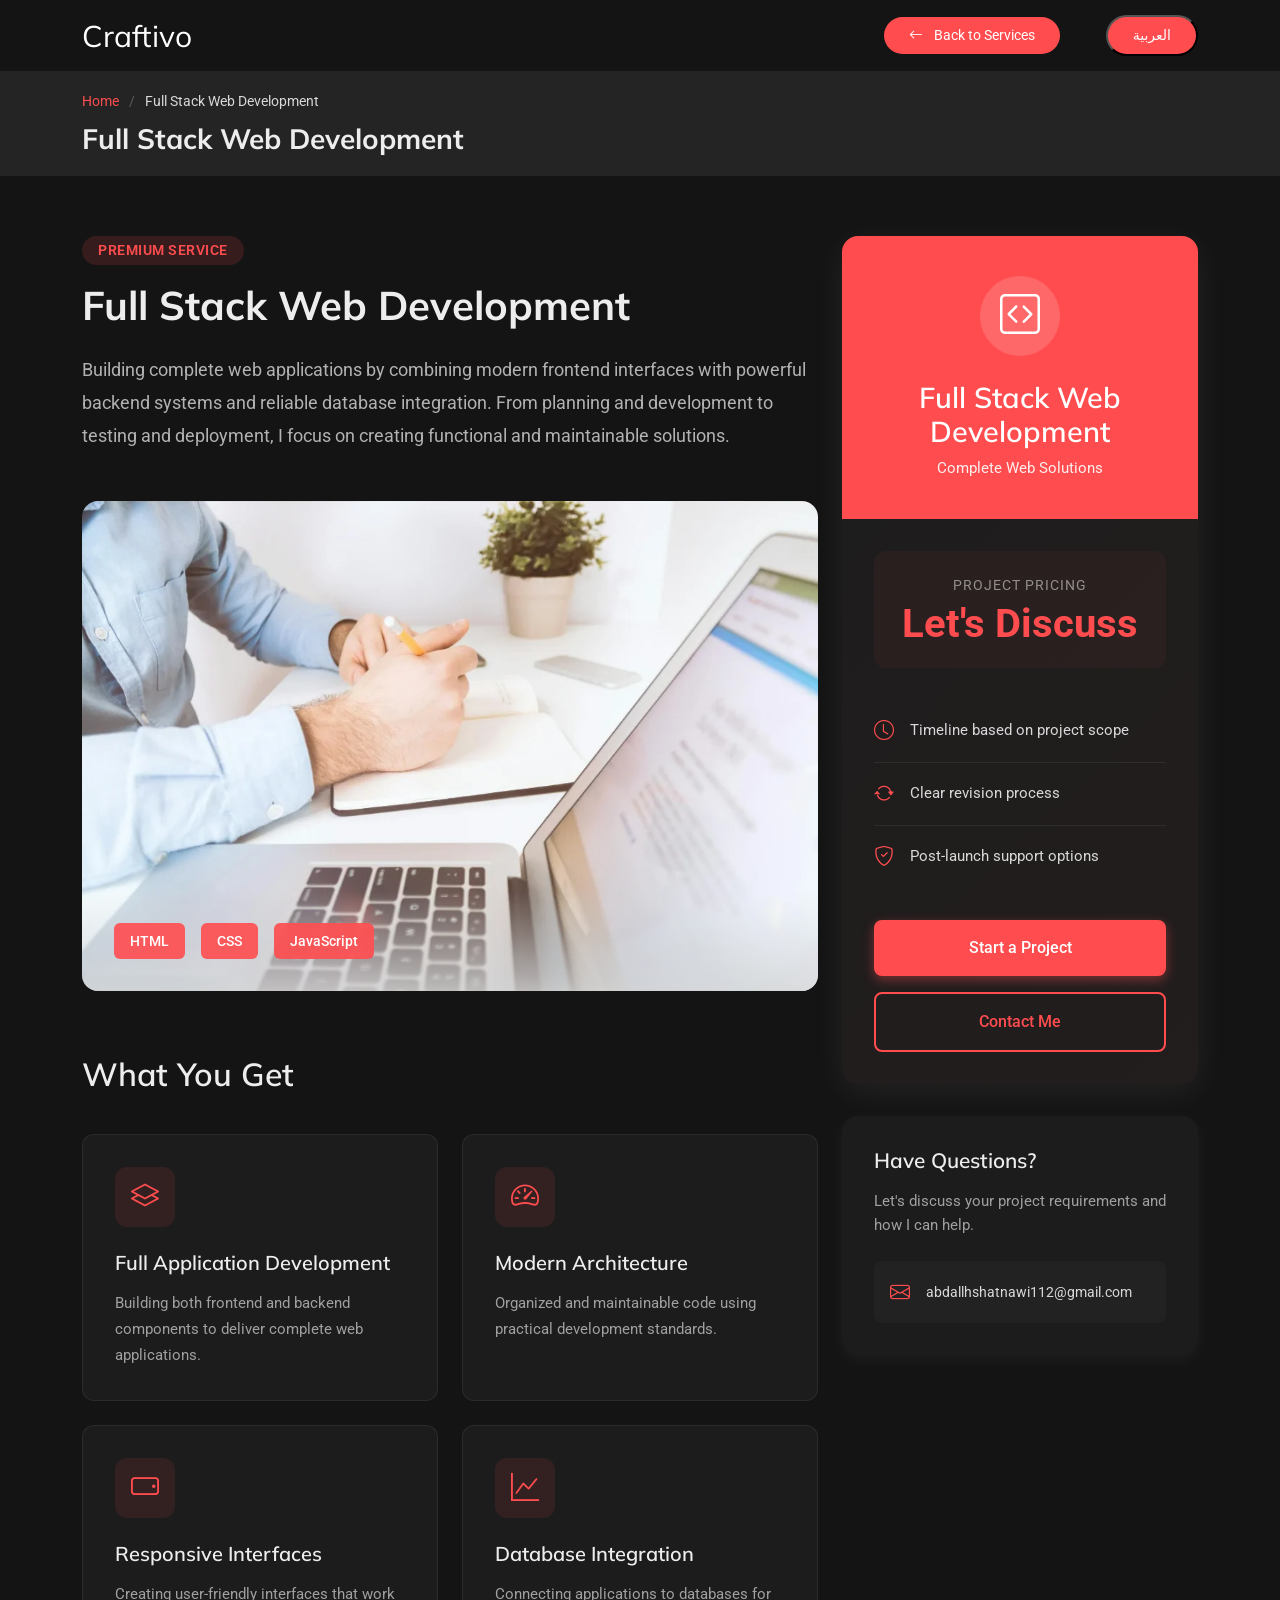
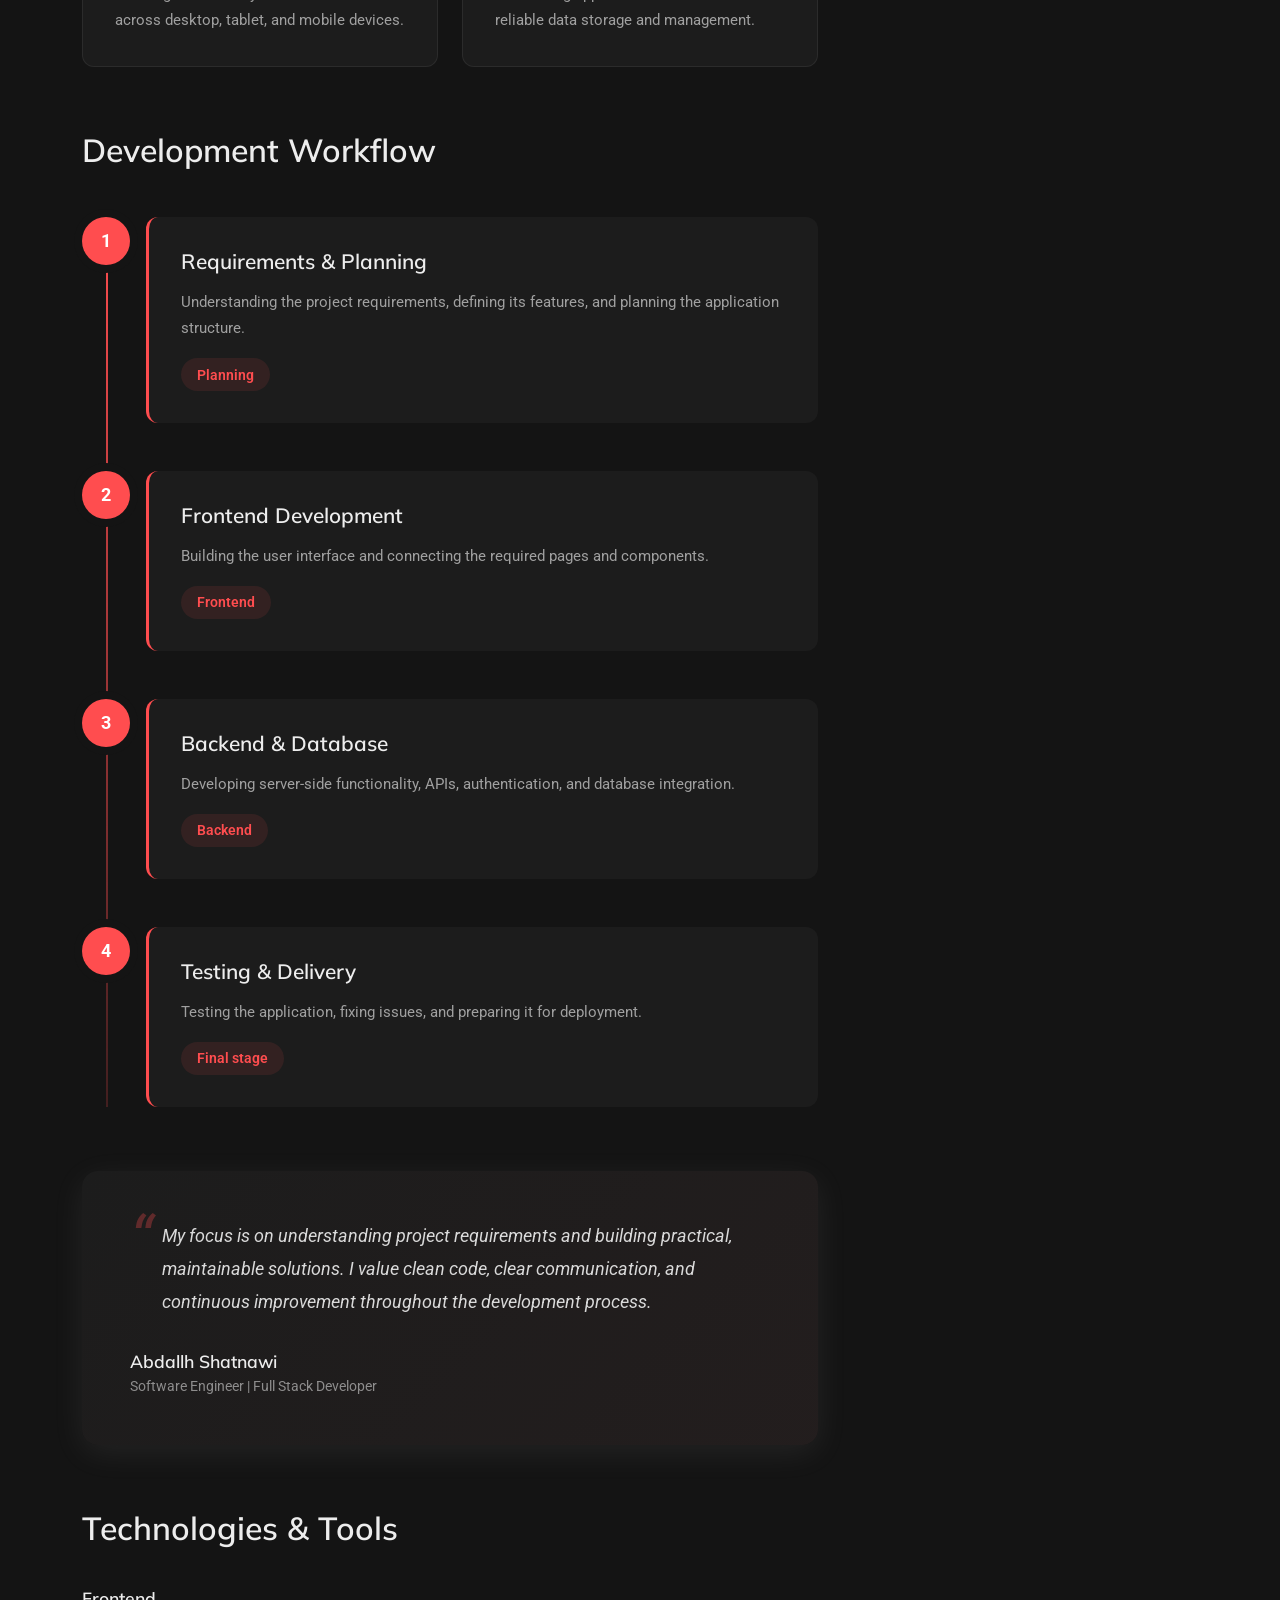
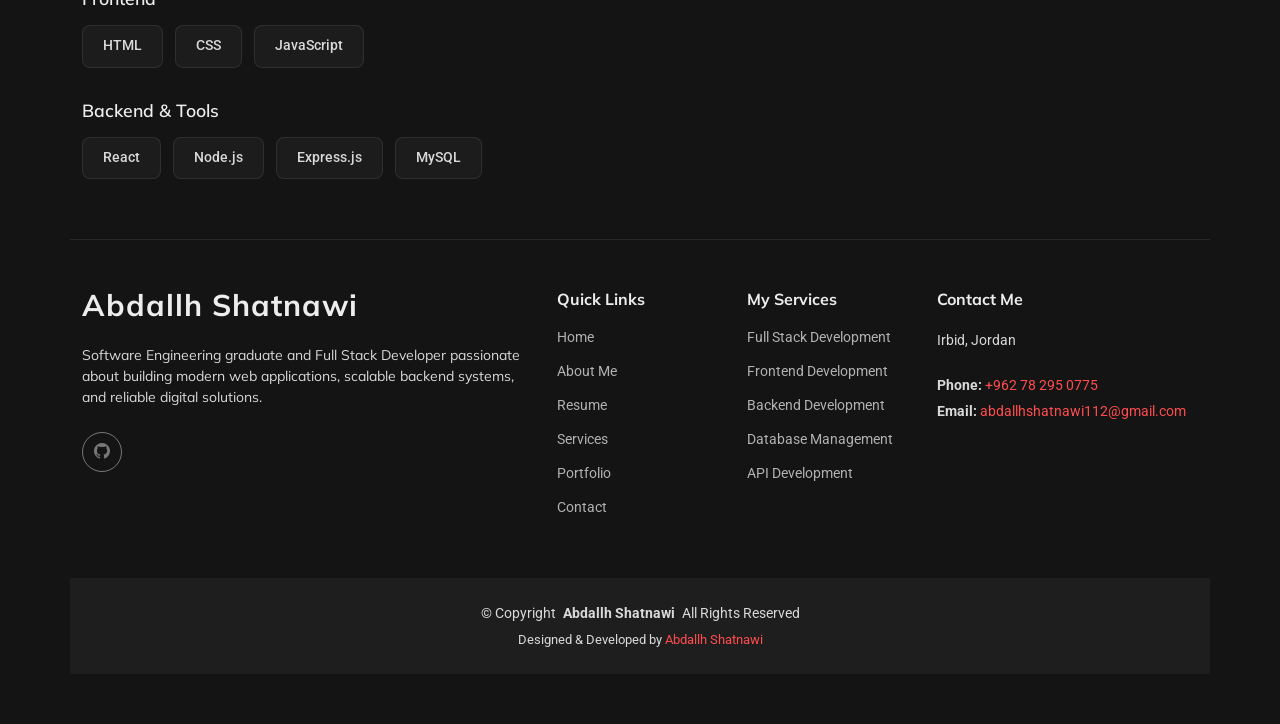
<file: service-details.html>
<!DOCTYPE html>
<html lang="en">

<head>
  <meta charset="utf-8">
  <meta content="width=device-width, initial-scale=1.0" name="viewport">
  <title>Service Details - Craftivo Bootstrap Template</title>
  <meta name="description" content="">
  <meta name="keywords" content="">

  <!-- Favicons -->
  <link href="assets/img/favicon.png" rel="icon">
  <link href="assets/img/apple-touch-icon.png" rel="apple-touch-icon">

  <!-- Fonts -->
  <link href="https://fonts.googleapis.com" rel="preconnect">
  <link href="https://fonts.gstatic.com" rel="preconnect" crossorigin>
  <link
    href="https://fonts.googleapis.com/css2?family=Roboto:ital,wght@0,100;0,300;0,400;0,500;0,700;0,900;1,100;1,300;1,400;1,500;1,700;1,900&family=Raleway:ital,wght@0,100;0,200;0,300;0,400;0,500;0,600;0,700;0,800;0,900;1,100;1,200;1,300;1,400;1,500;1,600;1,700;1,800;1,900&family=Mulish:ital,wght@0,200;0,300;0,400;0,500;0,600;0,700;0,800;0,900;1,200;1,300;1,400;1,500;1,600;1,700;1,800;1,900&display=swap"
    rel="stylesheet">

  <!-- Vendor CSS Files -->
  <link href="assets/vendor/bootstrap/css/bootstrap.min.css" rel="stylesheet">
  <link href="assets/vendor/bootstrap-icons/bootstrap-icons.css" rel="stylesheet">
  <link href="assets/vendor/aos/aos.css" rel="stylesheet">
  <link href="assets/vendor/glightbox/css/glightbox.min.css" rel="stylesheet">
  <link href="assets/vendor/swiper/swiper-bundle.min.css" rel="stylesheet">

  <!-- Main CSS File -->
  <link href="assets/css/main.css" rel="stylesheet">
  <link href="assets/css/language.css" rel="stylesheet">

  <!-- =======================================================
  * Template Name: Craftivo
  * Template URL: https://bootstrapmade.com/craftivo-bootstrap-portfolio-template/
  * Updated: Oct 04 2025 with Bootstrap v5.3.8
  * Author: BootstrapMade.com
  * License: https://bootstrapmade.com/license/
  ======================================================== -->
</head>

<body class="service-details-page">

  <header id="header" class="header d-flex align-items-center sticky-top">
    <div class="container-fluid container-xl d-flex align-items-center justify-content-between">

      <a href="index.html" class="logo d-flex align-items-center">
        <h1 class="sitename">Craftivo</h1>
      </a>

      <div class="d-flex align-items-center gap-3">
        <a href="index.html#services" class="btn-getstarted">
          <i class="bi bi-arrow-left me-2"></i>
          <span data-en="Back to Services" data-ar="العودة إلى الخدمات">
            Back to Services
          </span>
        </a>

        <button id="language-toggle" class="btn-getstarted language-toggle" type="button">
          العربية
        </button>
      </div>

    </div>
  </header>

  <main class="main">

    <!-- Page Title -->
    <div class="page-title light-background">
      <div class="container">
        <nav class="breadcrumbs">
          <ol>
            <li><a href="index.html">Home</a></li>
            <li class="current">Service Details</li>
          </ol>
        </nav>
        <h1>Service Details</h1>
      </div>
    </div><!-- End Page Title -->

    <!-- Service Details Section -->
    <section id="service-details" class="service-details section">

      <div class="container" data-aos="fade-up" data-aos-delay="100">

        <div class="row">

          <div class="col-lg-4 order-lg-2">

            <div class="sticky-sidebar">

              <div class="service-card" data-aos="fade-left" data-aos-delay="200">
                <div class="card-header">
                  <div class="service-icon">
                    <i class="bi bi-code-square"></i>
                  </div>
                  <h3>Web Development</h3>
                  <p class="service-tagline">Full-Stack Solutions</p>
                </div>
                <div class="card-body">
                  <div class="price-tag">
                    <span class="label">Starting at</span>
                    <span class="price">$2,500</span>
                  </div>
                  <ul class="quick-info">
                    <li>
                      <i class="bi bi-clock"></i>
                      <span>4-6 weeks delivery</span>
                    </li>
                    <li>
                      <i class="bi bi-arrow-repeat"></i>
                      <span>Unlimited revisions</span>
                    </li>
                    <li>
                      <i class="bi bi-shield-check"></i>
                      <span>60 days support</span>
                    </li>
                  </ul>
                  <div class="cta-buttons">
                    <a href="#" class="btn-primary">Start Project</a>
                    <a href="#" class="btn-secondary">Schedule Call</a>
                  </div>
                </div>
              </div>

              <div class="contact-card" data-aos="fade-left" data-aos-delay="300">
                <h4>Have Questions?</h4>
                <p>Let's discuss your project requirements and how I can help.</p>
                <div class="contact-methods">
                  <a href="mailto:hello@example.com" class="contact-item">
                    <i class="bi bi-envelope"></i>
                    <span>hello@example.com</span>
                  </a>
                  <a href="tel:+15551234567" class="contact-item">
                    <i class="bi bi-telephone"></i>
                    <span>+1 (555) 123-4567</span>
                  </a>
                </div>
              </div>

            </div>

          </div>

          <div class="col-lg-8 order-lg-1">

            <div class="service-overview" data-aos="fade-up" data-aos-delay="200">
              <div class="overview-header">
                <span class="badge">Premium Service</span>
                <h2>Professional Web Development That Drives Results</h2>
              </div>
              <p class="lead-text">Transform your digital presence with custom web solutions built to perform. I
                specialize in creating high-performance websites that combine stunning design with powerful
                functionality, delivering exceptional user experiences that convert visitors into customers.</p>
            </div>

            <div class="service-image-showcase" data-aos="zoom-in" data-aos-delay="300">
              <img src="assets/img/services/services-1.webp" alt="Web Development" class="img-fluid main-image">
              <div class="image-overlay">
                <div class="tech-stack">
                  <span class="tech-item">React</span>
                  <span class="tech-item">Node.js</span>
                  <span class="tech-item">MongoDB</span>
                </div>
              </div>
            </div>

            <div class="features-grid" data-aos="fade-up" data-aos-delay="400">
              <h3 class="section-heading">What You Get</h3>
              <div class="row g-4">
                <div class="col-md-6">
                  <div class="feature-box">
                    <div class="icon-wrapper">
                      <i class="bi bi-layers"></i>
                    </div>
                    <h4>Modern Architecture</h4>
                    <p>Scalable, maintainable code structure using the latest web technologies and best practices for
                      long-term success.</p>
                  </div>
                </div>
                <div class="col-md-6">
                  <div class="feature-box">
                    <div class="icon-wrapper">
                      <i class="bi bi-speedometer2"></i>
                    </div>
                    <h4>Lightning Fast</h4>
                    <p>Optimized performance with lazy loading, code splitting, and CDN integration for instant page
                      loads.</p>
                  </div>
                </div>
                <div class="col-md-6">
                  <div class="feature-box">
                    <div class="icon-wrapper">
                      <i class="bi bi-phone-landscape"></i>
                    </div>
                    <h4>Responsive Design</h4>
                    <p>Pixel-perfect layouts that adapt seamlessly across all devices, from mobile phones to large
                      desktop screens.</p>
                  </div>
                </div>
                <div class="col-md-6">
                  <div class="feature-box">
                    <div class="icon-wrapper">
                      <i class="bi bi-graph-up"></i>
                    </div>
                    <h4>SEO Optimized</h4>
                    <p>Search engine friendly structure with semantic HTML, meta tags, and performance optimizations
                      built in.</p>
                  </div>
                </div>
              </div>
            </div>

            <div class="workflow-section" data-aos="fade-up" data-aos-delay="500">
              <h3 class="section-heading">Development Workflow</h3>
              <div class="timeline">
                <div class="timeline-item">
                  <div class="timeline-marker">1</div>
                  <div class="timeline-content">
                    <h4>Strategy &amp; Planning</h4>
                    <p>Duis aute irure dolor in reprehenderit in voluptate velit esse cillum dolore eu fugiat nulla
                      pariatur. Excepteur sint occaecat cupidatat non proident.</p>
                    <span class="duration">1 week</span>
                  </div>
                </div>
                <div class="timeline-item">
                  <div class="timeline-marker">2</div>
                  <div class="timeline-content">
                    <h4>Design &amp; Prototyping</h4>
                    <p>Sed ut perspiciatis unde omnis iste natus error sit voluptatem accusantium doloremque laudantium,
                      totam rem aperiam eaque ipsa quae.</p>
                    <span class="duration">1-2 weeks</span>
                  </div>
                </div>
                <div class="timeline-item">
                  <div class="timeline-marker">3</div>
                  <div class="timeline-content">
                    <h4>Development &amp; Testing</h4>
                    <p>At vero eos et accusamus et iusto odio dignissimos ducimus qui blanditiis praesentium voluptatum
                      deleniti atque corrupti quos dolores.</p>
                    <span class="duration">2-3 weeks</span>
                  </div>
                </div>
                <div class="timeline-item">
                  <div class="timeline-marker">4</div>
                  <div class="timeline-content">
                    <h4>Launch &amp; Optimization</h4>
                    <p>Quis autem vel eum iure reprehenderit qui in ea voluptate velit esse quam nihil molestiae
                      consequatur vel illum qui dolorem.</p>
                    <span class="duration">1 week</span>
                  </div>
                </div>
              </div>
            </div>

            <div class="testimonial-section" data-aos="fade-up" data-aos-delay="600">
              <div class="testimonial-card">
                <div class="stars">
                  <i class="bi bi-star-fill"></i>
                  <i class="bi bi-star-fill"></i>
                  <i class="bi bi-star-fill"></i>
                  <i class="bi bi-star-fill"></i>
                  <i class="bi bi-star-fill"></i>
                </div>
                <blockquote>
                  "Nemo enim ipsam voluptatem quia voluptas sit aspernatur aut odit aut fugit, sed quia consequuntur
                  magni dolores eos qui ratione voluptatem sequi nesciunt. Exceptional work and outstanding
                  communication throughout."
                </blockquote>
                <div class="client-info">
                  <img src="assets/img/person/person-m-5.webp" alt="Michael Chen" class="client-avatar">
                  <div class="client-details">
                    <h5>Michael Chen</h5>
                    <p>Founder, TechStart Inc.</p>
                  </div>
                </div>
              </div>
            </div>

            <div class="tech-details" data-aos="fade-up" data-aos-delay="700">
              <h3 class="section-heading">Technologies &amp; Tools</h3>
              <div class="tech-categories">
                <div class="tech-category">
                  <h5>Frontend</h5>
                  <div class="tech-tags">
                    <span>React</span>
                    <span>Vue.js</span>
                    <span>TypeScript</span>
                    <span>Tailwind CSS</span>
                    <span>SASS</span>
                  </div>
                </div>
                <div class="tech-category">
                  <h5>Backend</h5>
                  <div class="tech-tags">
                    <span>Node.js</span>
                    <span>Express</span>
                    <span>Python</span>
                    <span>Django</span>
                    <span>REST API</span>
                  </div>
                </div>
                <div class="tech-category">
                  <h5>Database</h5>
                  <div class="tech-tags">
                    <span>MongoDB</span>
                    <span>PostgreSQL</span>
                    <span>Redis</span>
                    <span>Firebase</span>
                  </div>
                </div>
              </div>
            </div>

          </div>

        </div>

      </div>

    </section><!-- /Service Details Section -->

  </main>

  <!-- Footer -->
  <footer id="footer" class="footer">

    <div class="container footer-top">
      <div class="row gy-4">

        <div class="col-lg-5 col-md-12 footer-about">
          <a href="index.html" class="logo d-flex align-items-center">
            <span class="sitename">Abdallh Shatnawi</span>
          </a>

          <p>
            Software Engineering graduate and Full Stack Developer
            passionate about building modern web applications,
            scalable backend systems, and reliable digital solutions.
          </p>

          <div class="social-links d-flex mt-4">
            <a href="https://github.com/Engabdallh" target="_blank" rel="noopener noreferrer" aria-label="GitHub">
              <i class="bi bi-github"></i>
            </a>
          </div>
        </div>


        <div class="col-lg-2 col-6 footer-links">
          <h4>Quick Links</h4>
          <ul>
            <li><a href="#hero">Home</a></li>
            <li><a href="#about">About Me</a></li>
            <li><a href="#resume">Resume</a></li>
            <li><a href="#services">Services</a></li>
            <li><a href="#portfolio">Portfolio</a></li>
            <li><a href="#contact">Contact</a></li>
          </ul>
        </div>


        <div class="col-lg-2 col-6 footer-links">
          <h4>My Services</h4>
          <ul>
            <li><a href="service-details.html?service=fullstack">Full Stack Development</a></li>
            <li><a href="service-details.html?service=frontend">Frontend Development</a></li>
            <li><a href="service-details.html?service=backend">Backend Development</a></li>
            <li><a href="service-details.html?service=database">Database Management</a></li>
            <li><a href="service-details.html?service=api">API Development</a></li>
          </ul>
        </div>


        <div class="col-lg-3 col-md-12 footer-contact text-center text-md-start">
          <h4>Contact Me</h4>

          <p>Irbid, Jordan</p>

          <p class="mt-4">
            <strong>Phone:</strong>
            <span>
              <a href="tel:+962782950775">+962 78 295 0775</a>
            </span>
          </p>

          <p>
            <strong>Email:</strong>
            <span>
              <a href="mailto:abdallhshatnawi112@gmail.com">
                abdallhshatnawi112@gmail.com
              </a>
            </span>
          </p>
        </div>

      </div>
    </div>


    <div class="container copyright text-center mt-4">
      <p>
        © <span>Copyright</span>
        <strong class="px-1 sitename">Abdallh Shatnawi</strong>
        <span>All Rights Reserved</span>
      </p>

      <div class="credits">
        Designed &amp; Developed by
        <a href="https://github.com/Engabdallh" target="_blank" rel="noopener noreferrer">
          Abdallh Shatnawi
        </a>
      </div>
    </div>

  </footer>

  <!-- Scroll Top -->
  <a href="#" id="scroll-top" class="scroll-top d-flex align-items-center justify-content-center"><i
      class="bi bi-arrow-up-short"></i></a>

  <!-- Preloader -->
  <div id="preloader"></div>

  <!-- Vendor JS Files -->
  <script src="assets/vendor/bootstrap/js/bootstrap.bundle.min.js"></script>
  <script src="assets/vendor/php-email-form/validate.js"></script>
  <script src="assets/vendor/aos/aos.js"></script>
  <script src="assets/vendor/typed.js/typed.umd.js"></script>
  <script src="assets/vendor/waypoints/noframework.waypoints.js"></script>
  <script src="assets/vendor/glightbox/js/glightbox.min.js"></script>
  <script src="assets/vendor/imagesloaded/imagesloaded.pkgd.min.js"></script>
  <script src="assets/vendor/isotope-layout/isotope.pkgd.min.js"></script>
  <script src="assets/vendor/swiper/swiper-bundle.min.js"></script>

  <!-- Main JS File -->
  <script src="assets/js/main.js"></script>

  <!-- Dynamic Service Details -->
  <script src="assets/js/service-details.js"></script>

  <script src="assets/js/language.js"></script>

</body>

</html>
</file>
<file: assets/css/language.css>
/* Arabic Language Support */

@import url('https://fonts.googleapis.com/css2?family=Cairo:wght@400;500;600;700;800&display=swap');

/* General RTL */
html[dir="rtl"] body {
  direction: rtl;
  text-align: right;
  font-family: "Cairo", sans-serif;
}

html[dir="rtl"] h1,
html[dir="rtl"] h2,
html[dir="rtl"] h3,
html[dir="rtl"] h4,
html[dir="rtl"] h5,
html[dir="rtl"] h6,
html[dir="rtl"] button,
html[dir="rtl"] input,
html[dir="rtl"] textarea {
  font-family: "Cairo", sans-serif;
}

/* Navigation */
html[dir="rtl"] .navmenu ul {
  direction: rtl;
}

html[dir="rtl"] .navmenu .dropdown ul {
  right: 0;
  left: auto;
}

html[dir="rtl"] .mobile-nav-active .mobile-nav-toggle {
  right: auto;
  left: 15px;
}

/* Sections */
html[dir="rtl"] .section-title,
html[dir="rtl"] .hero,
html[dir="rtl"] .profile-header {
  text-align: center;
}

/* About */
html[dir="rtl"] .about .profile-card .profile-header .rating span {
  margin-left: 0;
  margin-right: 8px;
}

/* Resume Timeline */
html[dir="rtl"] .resume .resume-item {
  padding-left: 0;
  padding-right: 20px;
  border-left: 0;
  border-right: 2px solid var(--accent-color);
}

html[dir="rtl"] .resume .resume-item::before {
  left: auto;
  right: -9px;
}

/* Services */
html[dir="rtl"] .services .service-item {
  text-align: right;
}

/* Portfolio */
html[dir="rtl"] .portfolio .portfolio-info {
  text-align: right;
}

/* Service Details Timeline */
html[dir="rtl"] .service-details .workflow-section .timeline {
  padding-left: 0;
  padding-right: 4rem;
}

html[dir="rtl"] .service-details .workflow-section .timeline::before {
  left: auto;
  right: 1.5rem;
}

html[dir="rtl"] .service-details .workflow-section .timeline .timeline-item .timeline-marker {
  left: auto;
  right: -4rem;
}

html[dir="rtl"] .service-details .workflow-section .timeline .timeline-item .timeline-content {
  border-left: 0;
  border-right: 3px solid var(--accent-color);
}

html[dir="rtl"] .service-details .testimonial-section .testimonial-card blockquote {
  padding-left: 0;
  padding-right: 2rem;
}

html[dir="rtl"] .service-details .testimonial-section .testimonial-card blockquote::before {
  left: auto;
  right: 0;
}

html[dir="rtl"] .service-details .testimonial-section .testimonial-card .stars i {
  margin-right: 0;
  margin-left: 0.25rem;
}

/* Terms */
html[dir="rtl"] .terms-of-service .tos-content .content-section .list-items li {
  padding-left: 0;
  padding-right: 25px;
}

html[dir="rtl"] .terms-of-service .tos-content .content-section .list-items li::before {
  left: auto;
  right: 0;
}

html[dir="rtl"] .terms-of-service .tos-content .content-section .alert-box {
  border-left: 0;
  border-right: 4px solid var(--accent-color);
}

html[dir="rtl"] .terms-of-service .tos-content .content-section .disclaimer-box ul li {
  padding-left: 0;
  padding-right: 25px;
}

html[dir="rtl"] .terms-of-service .tos-content .content-section .disclaimer-box ul li::before {
  left: auto;
  right: 8px;
}

/* Privacy */
html[dir="rtl"] .privacy .policy-sidebar .policy-nav .nav-link {
  border-left: 0;
  border-right: 3px solid transparent;
}

html[dir="rtl"] .privacy .policy-sidebar .policy-nav .nav-link:hover,
html[dir="rtl"] .privacy .policy-sidebar .policy-nav .nav-link.active {
  border-right-color: var(--accent-color);
}

html[dir="rtl"] .privacy .policy-sidebar .policy-nav .nav-link:hover {
  padding-left: 15px;
  padding-right: 20px;
}

html[dir="rtl"] .privacy .policy-section {
  padding-left: 0;
  padding-right: 80px;
}

html[dir="rtl"] .privacy .policy-section .section-number {
  left: auto;
  right: 0;
}

html[dir="rtl"] .privacy .info-card ul li,
html[dir="rtl"] .privacy .sharing-box ul li {
  padding-left: 0;
  padding-right: 25px;
}

html[dir="rtl"] .privacy .info-card ul li::before,
html[dir="rtl"] .privacy .sharing-box ul li::before {
  left: auto;
  right: 0;
}

html[dir="rtl"] .privacy .sharing-box {
  border-left: 0;
  border-right: 4px solid var(--accent-color);
}

/* Footer */
html[dir="rtl"] .footer .social-links a {
  margin-right: 0;
  margin-left: 10px;
}

html[dir="rtl"] .footer .footer-links ul i {
  padding-right: 0;
  padding-left: 8px;
}

/* Keep English content readable */
html[dir="rtl"] [dir="ltr"],
html[dir="rtl"] .email,
html[dir="rtl"] .url {
  direction: ltr;
  unicode-bidi: isolate;
  text-align: left;
}

/* Mobile */
@media (max-width: 768px) {
  html[dir="rtl"] .service-details .workflow-section .timeline {
    padding-right: 3rem;
  }

  html[dir="rtl"] .service-details .workflow-section .timeline::before {
    right: 1rem;
  }

  html[dir="rtl"] .service-details .workflow-section .timeline .timeline-item .timeline-marker {
    right: -2.5rem;
  }
}

@media (max-width: 991px) {
  html[dir="rtl"] .privacy .policy-section {
    padding-right: 0;
  }
}
</file>
<file: assets/css/main.css>
/**
* Template Name: Craftivo
* Template URL: https://bootstrapmade.com/craftivo-bootstrap-portfolio-template/
* Updated: Oct 04 2025 with Bootstrap v5.3.8
* Author: BootstrapMade.com
* License: https://bootstrapmade.com/license/
*/

@charset "UTF-8";

/*--------------------------------------------------------------
# Font & Color Variables
# Help: https://bootstrapmade.com/color-system/
--------------------------------------------------------------*/
/* Fonts */
:root {
  --default-font: "Roboto",  system-ui, -apple-system, "Segoe UI", Roboto, "Helvetica Neue", Arial, "Noto Sans", "Liberation Sans", sans-serif, "Apple Color Emoji", "Segoe UI Emoji", "Segoe UI Symbol", "Noto Color Emoji";
  --heading-font: "Mulish",  sans-serif;
  --nav-font: "Raleway",  sans-serif;
}

/* Global Colors - The following color variables are used throughout the website. Updating them here will change the color scheme of the entire website */
:root { 
  --background-color: #141414; /* Background color for the entire website, including individual sections */
  --default-color: #d9d9d9; /* Default color used for the majority of the text content across the entire website */
  --heading-color: #ededed; /* Color for headings, subheadings and title throughout the website */
  --accent-color: #ff4d4f; /* Accent color that represents your brand on the website. It's used for buttons, links, and other elements that need to stand out */
  --surface-color: #1c1c1c; /* The surface color is used as a background of boxed elements within sections, such as cards, icon boxes, or other elements that require a visual separation from the global background. */
  --contrast-color: #ffffff; /* Contrast color for text, ensuring readability against backgrounds of accent, heading, or default colors. */
}

/* Nav Menu Colors - The following color variables are used specifically for the navigation menu. They are separate from the global colors to allow for more customization options */
:root {
  --nav-color: #d9d9d9;  /* The default color of the main navmenu links */
  --nav-hover-color: #ff4d4f; /* Applied to main navmenu links when they are hovered over or active */
  --nav-mobile-background-color: #2e2e2e; /* Used as the background color for mobile navigation menu */
  --nav-dropdown-background-color: #2e2e2e; /* Used as the background color for dropdown items that appear when hovering over primary navigation items */
  --nav-dropdown-color: #d9d9d9; /* Used for navigation links of the dropdown items in the navigation menu. */
  --nav-dropdown-hover-color: #ff4d4f; /* Similar to --nav-hover-color, this color is applied to dropdown navigation links when they are hovered over. */
}

/* Color Presets - These classes override global colors when applied to any section or element, providing reuse of the sam color scheme. */

.light-background {
  --background-color: rgba(41, 41, 41, 0.8);
  --surface-color: #484848;
}

.dark-background {
  --background-color: #060606;
  --default-color: #ffffff;
  --heading-color: #ffffff;
  --surface-color: #252525;
  --contrast-color: #ffffff;
}

/* Smooth scroll */
:root {
  scroll-behavior: smooth;
}

/*--------------------------------------------------------------
# General Styling & Shared Classes
--------------------------------------------------------------*/
body {
  color: var(--default-color);
  background-color: var(--background-color);
  font-family: var(--default-font);
}

a {
  color: var(--accent-color);
  text-decoration: none;
  transition: 0.3s;
}

a:hover {
  color: color-mix(in srgb, var(--accent-color), transparent 25%);
  text-decoration: none;
}

h1,
h2,
h3,
h4,
h5,
h6 {
  color: var(--heading-color);
  font-family: var(--heading-font);
}

/* PHP Email Form Messages
------------------------------*/
.php-email-form .error-message {
  display: none;
  background: #df1529;
  color: #ffffff;
  text-align: left;
  padding: 15px;
  margin-bottom: 24px;
  font-weight: 600;
}

.php-email-form .sent-message {
  display: none;
  color: #ffffff;
  background: #059652;
  text-align: center;
  padding: 15px;
  margin-bottom: 24px;
  font-weight: 600;
}

.php-email-form .loading {
  display: none;
  background: var(--surface-color);
  text-align: center;
  padding: 15px;
  margin-bottom: 24px;
}

.php-email-form .loading:before {
  content: "";
  display: inline-block;
  border-radius: 50%;
  width: 24px;
  height: 24px;
  margin: 0 10px -6px 0;
  border: 3px solid var(--accent-color);
  border-top-color: var(--surface-color);
  animation: php-email-form-loading 1s linear infinite;
}

@keyframes php-email-form-loading {
  0% {
    transform: rotate(0deg);
  }

  100% {
    transform: rotate(360deg);
  }
}

/*--------------------------------------------------------------
# Global Header
--------------------------------------------------------------*/
.header {
  --heading-color: #ffffff;
  color: var(--default-color);
  background-color: var(--background-color);
  padding: 15px 0;
  transition: all 0.5s;
  z-index: 997;
}

.header .logo {
  line-height: 1;
}

.header .logo img {
  max-height: 36px;
  margin-right: 8px;
}

.header .logo h1 {
  font-size: 30px;
  margin: 0;
  font-weight: 400;
  color: var(--heading-color);
}

.header .btn-getstarted,
.header .btn-getstarted:focus {
  color: var(--contrast-color);
  background: var(--accent-color);
  font-size: 14px;
  padding: 8px 25px;
  margin: 0 0 0 30px;
  border-radius: 50px;
  transition: 0.3s;
}

.header .btn-getstarted:hover,
.header .btn-getstarted:focus:hover {
  color: var(--contrast-color);
  background: color-mix(in srgb, var(--accent-color), transparent 15%);
}

@media (max-width: 1200px) {
  .header .logo {
    order: 1;
  }

  .header .btn-getstarted {
    order: 2;
    margin: 0 15px 0 0;
    padding: 6px 15px;
  }

  .header .navmenu {
    order: 3;
  }
}

.scrolled .header {
  box-shadow: 0px 0 18px rgba(0, 0, 0, 0.1);
}

/* Global Header on Scroll
------------------------------*/
.scrolled .header {
  --background-color: rgba(20, 20, 20, 0.8);
}

/* Index Page Header
------------------------------*/
.index-page .header {
  --background-color: rgba(255, 255, 255, 0);
}

/* Index Page Header on Scroll
------------------------------*/
.index-page.scrolled .header {
  --background-color: rgba(20, 20, 20, 0.8);
}

/*--------------------------------------------------------------
# Navigation Menu
--------------------------------------------------------------*/
/* Navmenu - Desktop */
@media (min-width: 1200px) {
  .navmenu {
    padding: 0;
  }

  .navmenu ul {
    margin: 0;
    padding: 0;
    display: flex;
    list-style: none;
    align-items: center;
  }

  .navmenu li {
    position: relative;
  }

  .navmenu a,
  .navmenu a:focus {
    color: var(--nav-color);
    padding: 18px 15px;
    font-size: 16px;
    font-family: var(--nav-font);
    font-weight: 600;
    display: flex;
    align-items: center;
    justify-content: space-between;
    white-space: nowrap;
    transition: 0.3s;
  }

  .navmenu a i,
  .navmenu a:focus i {
    font-size: 12px;
    line-height: 0;
    margin-left: 5px;
    transition: 0.3s;
  }

  .navmenu li:last-child a {
    padding-right: 0;
  }

  .navmenu li:hover>a,
  .navmenu .active,
  .navmenu .active:focus {
    color: var(--nav-hover-color);
  }

  .navmenu .dropdown ul {
    margin: 0;
    padding: 10px 0;
    background: var(--nav-dropdown-background-color);
    display: block;
    position: absolute;
    visibility: hidden;
    left: 14px;
    top: 130%;
    opacity: 0;
    transition: 0.3s;
    border-radius: 4px;
    z-index: 99;
    box-shadow: 0px 0px 30px rgba(0, 0, 0, 0.1);
  }

  .navmenu .dropdown ul li {
    min-width: 200px;
  }

  .navmenu .dropdown ul a {
    padding: 10px 20px;
    font-size: 15px;
    text-transform: none;
    color: var(--nav-dropdown-color);
  }

  .navmenu .dropdown ul a i {
    font-size: 12px;
  }

  .navmenu .dropdown ul a:hover,
  .navmenu .dropdown ul .active:hover,
  .navmenu .dropdown ul li:hover>a {
    color: var(--nav-dropdown-hover-color);
  }

  .navmenu .dropdown:hover>ul {
    opacity: 1;
    top: 100%;
    visibility: visible;
  }

  .navmenu .dropdown .dropdown ul {
    top: 0;
    left: -90%;
    visibility: hidden;
  }

  .navmenu .dropdown .dropdown:hover>ul {
    opacity: 1;
    top: 0;
    left: -100%;
    visibility: visible;
  }
}

/* Navmenu - Mobile */
@media (max-width: 1199px) {
  .mobile-nav-toggle {
    color: var(--nav-color);
    font-size: 28px;
    line-height: 0;
    margin-right: 10px;
    cursor: pointer;
    transition: color 0.3s;
  }

  .navmenu {
    padding: 0;
    z-index: 9997;
  }

  .navmenu ul {
    display: none;
    list-style: none;
    position: absolute;
    inset: 60px 20px 20px 20px;
    padding: 10px 0;
    margin: 0;
    border-radius: 6px;
    background-color: var(--nav-mobile-background-color);
    overflow-y: auto;
    transition: 0.3s;
    z-index: 9998;
    box-shadow: 0px 0px 30px rgba(0, 0, 0, 0.1);
  }

  .navmenu a,
  .navmenu a:focus {
    color: var(--nav-dropdown-color);
    padding: 10px 20px;
    font-family: var(--nav-font);
    font-size: 17px;
    font-weight: 500;
    display: flex;
    align-items: center;
    justify-content: space-between;
    white-space: nowrap;
    transition: 0.3s;
  }

  .navmenu a i,
  .navmenu a:focus i {
    font-size: 12px;
    line-height: 0;
    margin-left: 5px;
    width: 30px;
    height: 30px;
    display: flex;
    align-items: center;
    justify-content: center;
    border-radius: 50%;
    transition: 0.3s;
    background-color: color-mix(in srgb, var(--accent-color), transparent 90%);
  }

  .navmenu a i:hover,
  .navmenu a:focus i:hover {
    background-color: var(--accent-color);
    color: var(--contrast-color);
  }

  .navmenu a:hover,
  .navmenu .active,
  .navmenu .active:focus {
    color: var(--nav-dropdown-hover-color);
  }

  .navmenu .active i,
  .navmenu .active:focus i {
    background-color: var(--accent-color);
    color: var(--contrast-color);
    transform: rotate(180deg);
  }

  .navmenu .dropdown ul {
    position: static;
    display: none;
    z-index: 99;
    padding: 10px 0;
    margin: 10px 20px;
    background-color: var(--nav-dropdown-background-color);
    border: 1px solid color-mix(in srgb, var(--default-color), transparent 90%);
    box-shadow: none;
    transition: all 0.5s ease-in-out;
  }

  .navmenu .dropdown ul ul {
    background-color: rgba(33, 37, 41, 0.1);
  }

  .navmenu .dropdown>.dropdown-active {
    display: block;
    background-color: rgba(33, 37, 41, 0.03);
  }

  .mobile-nav-active {
    overflow: hidden;
  }

  .mobile-nav-active .mobile-nav-toggle {
    color: #fff;
    position: absolute;
    font-size: 32px;
    top: 15px;
    right: 15px;
    margin-right: 0;
    z-index: 9999;
  }

  .mobile-nav-active .navmenu {
    position: fixed;
    overflow: hidden;
    inset: 0;
    background: rgba(33, 37, 41, 0.8);
    transition: 0.3s;
  }

  .mobile-nav-active .navmenu>ul {
    display: block;
  }
}

/*--------------------------------------------------------------
# Global Footer
--------------------------------------------------------------*/
.footer {
  color: var(--default-color);
  background-color: var(--background-color);
  font-size: 14px;
  padding-bottom: 50px;
  position: relative;
}

.footer .footer-top {
  padding-top: 50px;
  border-top: 1px solid color-mix(in srgb, var(--default-color), transparent 90%);
}

.footer .footer-about .logo {
  line-height: 1;
  margin-bottom: 25px;
}

.footer .footer-about .logo img {
  max-height: 40px;
  margin-right: 6px;
}

.footer .footer-about .logo span {
  color: var(--heading-color);
  font-size: 30px;
  font-weight: 700;
  letter-spacing: 1px;
  font-family: var(--heading-font);
}

.footer .footer-about p {
  font-size: 14px;
  font-family: var(--heading-font);
}

.footer .social-links a {
  display: flex;
  align-items: center;
  justify-content: center;
  width: 40px;
  height: 40px;
  border-radius: 50%;
  border: 1px solid color-mix(in srgb, var(--default-color), transparent 50%);
  font-size: 16px;
  color: color-mix(in srgb, var(--default-color), transparent 50%);
  margin-right: 10px;
  transition: 0.3s;
}

.footer .social-links a:hover {
  color: var(--accent-color);
  border-color: var(--accent-color);
}

.footer h4 {
  font-size: 16px;
  font-weight: bold;
  position: relative;
  padding-bottom: 12px;
}

.footer .footer-links {
  margin-bottom: 30px;
}

.footer .footer-links ul {
  list-style: none;
  padding: 0;
  margin: 0;
}

.footer .footer-links ul i {
  padding-right: 2px;
  font-size: 12px;
  line-height: 0;
}

.footer .footer-links ul li {
  padding: 10px 0;
  display: flex;
  align-items: center;
}

.footer .footer-links ul li:first-child {
  padding-top: 0;
}

.footer .footer-links ul a {
  color: color-mix(in srgb, var(--default-color), transparent 20%);
  display: inline-block;
  line-height: 1;
}

.footer .footer-links ul a:hover {
  color: var(--accent-color);
}

.footer .footer-contact p {
  margin-bottom: 5px;
}

.footer .copyright {
  padding-top: 25px;
  padding-bottom: 25px;
  background-color: color-mix(in srgb, var(--default-color), transparent 95%);
}

.footer .copyright p {
  margin-bottom: 0;
}

.footer .credits {
  margin-top: 6px;
  font-size: 13px;
}

/*--------------------------------------------------------------
# Preloader
--------------------------------------------------------------*/
#preloader {
  position: fixed;
  inset: 0;
  z-index: 999999;
  overflow: hidden;
  background: var(--background-color);
  transition: all 0.6s ease-out;
}

#preloader:before {
  content: "";
  position: fixed;
  top: calc(50% - 30px);
  left: calc(50% - 30px);
  border: 6px solid #ffffff;
  border-color: var(--accent-color) transparent var(--accent-color) transparent;
  border-radius: 50%;
  width: 60px;
  height: 60px;
  animation: animate-preloader 1.5s linear infinite;
}

@keyframes animate-preloader {
  0% {
    transform: rotate(0deg);
  }

  100% {
    transform: rotate(360deg);
  }
}

/*--------------------------------------------------------------
# Scroll Top Button
--------------------------------------------------------------*/
.scroll-top {
  position: fixed;
  visibility: hidden;
  opacity: 0;
  right: 15px;
  bottom: 15px;
  z-index: 99999;
  background-color: var(--accent-color);
  width: 40px;
  height: 40px;
  border-radius: 4px;
  transition: all 0.4s;
}

.scroll-top i {
  font-size: 24px;
  color: var(--contrast-color);
  line-height: 0;
}

.scroll-top:hover {
  background-color: color-mix(in srgb, var(--accent-color), transparent 20%);
  color: var(--contrast-color);
}

.scroll-top.active {
  visibility: visible;
  opacity: 1;
}

/*--------------------------------------------------------------
# Disable aos animation delay on mobile devices
--------------------------------------------------------------*/
@media screen and (max-width: 768px) {
  [data-aos-delay] {
    transition-delay: 0 !important;
  }
}

/*--------------------------------------------------------------
# Global Page Titles & Breadcrumbs
--------------------------------------------------------------*/
.page-title {
  color: var(--default-color);
  background-color: var(--background-color);
  padding: 20px 0;
  position: relative;
}

.page-title h1 {
  font-size: 28px;
  font-weight: 700;
  margin: 0;
}

.page-title .breadcrumbs ol {
  display: flex;
  flex-wrap: wrap;
  list-style: none;
  padding: 0 0 10px 0;
  margin: 0;
  font-size: 14px;
  font-weight: 400;
}

.page-title .breadcrumbs ol li+li {
  padding-left: 10px;
}

.page-title .breadcrumbs ol li+li::before {
  content: "/";
  display: inline-block;
  padding-right: 10px;
  color: color-mix(in srgb, var(--default-color), transparent 70%);
}

/*--------------------------------------------------------------
# Global Sections
--------------------------------------------------------------*/
section,
.section {
  color: var(--default-color);
  background-color: var(--background-color);
  padding: 60px 0;
  scroll-margin-top: 90px;
  overflow: clip;
}

@media (max-width: 1199px) {

  section,
  .section {
    scroll-margin-top: 66px;
  }
}

/*--------------------------------------------------------------
# Global Section Titles
--------------------------------------------------------------*/
.section-title {
  text-align: center;
  padding-bottom: 60px;
  position: relative;
}

.section-title h2 {
  font-size: 3.5rem;
  font-weight: 300;
  line-height: 1.2;
  color: var(--heading-color);
  margin-bottom: 1.5rem;
  letter-spacing: -1px;
}

@media (max-width: 768px) {
  .section-title h2 {
    font-size: 2.5rem;
  }
}

.section-title .subtitle {
  display: inline-block;
  font-size: 0.875rem;
  font-weight: 400;
  color: var(--accent-color);
  text-transform: uppercase;
  letter-spacing: 2px;
  margin-bottom: 1.5rem;
  position: relative;
}

.section-title .subtitle::after {
  content: "";
  position: absolute;
  bottom: -8px;
  left: 50%;
  transform: translateX(-50%);
  width: 40px;
  height: 1px;
  background: var(--accent-color);
}

.section-title p {
  font-size: 1.125rem;
  line-height: 1.8;
  color: color-mix(in srgb, var(--default-color), transparent 25%);
  max-width: 900px;
  margin: 0 auto;
  text-wrap: balance;
}

/*--------------------------------------------------------------
# Hero Section
--------------------------------------------------------------*/
.hero {
  padding-top: 80px;
  min-height: 100vh;
  position: relative;
  display: flex;
  align-items: center;
  justify-content: center;
  overflow: hidden;
  padding-bottom: 80px;
}

.hero img {
  position: absolute;
  inset: 0;
  display: block;
  width: 100%;
  height: 100%;
  object-fit: cover;
  z-index: 1;
}

.hero:before {
  content: "";
  background: color-mix(in srgb, var(--background-color), transparent 30%);
  position: absolute;
  inset: 0;
  z-index: 2;
  border-radius: 0;
}

.hero .container {
  position: relative;
  z-index: 3;
}

.hero h2 {
  margin: 0;
  font-size: 48px;
  font-weight: 700;
}

.hero p {
  margin: 10px 0 0 0;
  font-size: 24px;
  color: color-mix(in srgb, var(--default-color), transparent 20%);
}

.hero p span {
  color: var(--accent-color);
  letter-spacing: 1px;
  border-bottom: 2px solid var(--accent-color);
}

.hero .social-links {
  margin-top: 30px;
  display: flex;
  justify-content: center;
  gap: 15px;
}

.hero .social-links a {
  display: flex;
  align-items: center;
  justify-content: center;
  width: 50px;
  height: 50px;
  border-radius: 50%;
  background: color-mix(in srgb, var(--default-color), transparent 92%);
  color: var(--default-color);
  font-size: 20px;
  transition: 0.3s;
}

.hero .social-links a:hover {
  background: var(--accent-color);
  color: var(--contrast-color);
  transform: translateY(-3px);
}

@media (max-width: 768px) {
  .hero h2 {
    font-size: 32px;
  }

  .hero p {
    font-size: 20px;
  }
}

/*--------------------------------------------------------------
# About Section
--------------------------------------------------------------*/
.about {
  overflow: hidden;
  position: relative;
}

.about::before {
  content: "";
  position: absolute;
  top: -50%;
  right: -20%;
  width: 800px;
  height: 800px;
  background: radial-gradient(circle, color-mix(in srgb, var(--accent-color), transparent 85%) 0%, transparent 70%);
  border-radius: 50%;
  z-index: 0;
  pointer-events: none;
}

.about .container {
  position: relative;
  z-index: 1;
}

.about .profile-card {
  background: var(--surface-color);
  border-radius: 24px;
  padding: 40px;
  box-shadow: 0 8px 30px rgba(0, 0, 0, 0.08);
  position: sticky;
  top: 100px;
}

.about .profile-card .profile-header {
  text-align: center;
  padding-bottom: 30px;
  border-bottom: 1px solid color-mix(in srgb, var(--default-color), transparent 90%);
}

.about .profile-card .profile-header .profile-avatar {
  width: 140px;
  height: 140px;
  margin: 0 auto 24px;
  position: relative;
  border-radius: 50%;
  padding: 6px;
  background: linear-gradient(135deg, var(--accent-color), color-mix(in srgb, var(--accent-color), #ff6b9d 50%));
}

.about .profile-card .profile-header .profile-avatar img {
  width: 100%;
  height: 100%;
  object-fit: cover;
  border-radius: 50%;
  border: 4px solid var(--surface-color);
}

.about .profile-card .profile-header .profile-avatar .status-indicator {
  position: absolute;
  bottom: 8px;
  right: 8px;
  width: 24px;
  height: 24px;
  background: #10b981;
  border: 4px solid var(--surface-color);
  border-radius: 50%;
  animation: pulse 2s infinite;
}

.about .profile-card .profile-header h3 {
  font-size: 24px;
  font-weight: 700;
  margin-bottom: 8px;
  color: var(--heading-color);
}

.about .profile-card .profile-header .role {
  display: inline-block;
  font-size: 15px;
  color: var(--accent-color);
  font-weight: 500;
  margin-bottom: 16px;
}

.about .profile-card .profile-header .rating {
  display: flex;
  align-items: center;
  justify-content: center;
  gap: 4px;
  margin-top: 12px;
}

.about .profile-card .profile-header .rating i {
  color: #fbbf24;
  font-size: 16px;
}

.about .profile-card .profile-header .rating span {
  margin-left: 8px;
  font-weight: 600;
  color: var(--default-color);
  font-size: 15px;
}

.about .profile-card .profile-stats {
  display: grid;
  grid-template-columns: repeat(3, 1fr);
  gap: 20px;
  padding: 30px 0;
  border-bottom: 1px solid color-mix(in srgb, var(--default-color), transparent 90%);
}

.about .profile-card .profile-stats .stat-item {
  text-align: center;
}

.about .profile-card .profile-stats .stat-item h4 {
  font-size: 28px;
  font-weight: 700;
  color: var(--accent-color);
  margin-bottom: 6px;
}

.about .profile-card .profile-stats .stat-item p {
  font-size: 13px;
  color: color-mix(in srgb, var(--default-color), transparent 30%);
  text-transform: uppercase;
  letter-spacing: 0.5px;
  margin: 0;
}

.about .profile-card .profile-actions {
  display: flex;
  flex-direction: column;
  gap: 12px;
  padding: 30px 0;
  border-bottom: 1px solid color-mix(in srgb, var(--default-color), transparent 90%);
}

.about .profile-card .profile-actions a {
  display: flex;
  align-items: center;
  justify-content: center;
  gap: 10px;
  padding: 14px 24px;
  border-radius: 12px;
  font-weight: 600;
  font-size: 15px;
  text-decoration: none;
  transition: all 0.3s ease;
}

.about .profile-card .profile-actions a.btn-primary {
  background: var(--accent-color);
  color: var(--contrast-color);
}

.about .profile-card .profile-actions a.btn-primary:hover {
  background: color-mix(in srgb, var(--accent-color), #000 15%);
  transform: translateY(-2px);
  box-shadow: 0 6px 20px rgba(0, 0, 0, 0.15);
}

.about .profile-card .profile-actions a.btn-secondary {
  background: color-mix(in srgb, var(--accent-color), transparent 90%);
  color: var(--accent-color);
}

.about .profile-card .profile-actions a.btn-secondary:hover {
  background: color-mix(in srgb, var(--accent-color), transparent 85%);
}

.about .profile-card .profile-actions a i {
  font-size: 18px;
}

.about .profile-card .social-connect {
  display: flex;
  justify-content: center;
  gap: 12px;
  padding-top: 30px;
}

.about .profile-card .social-connect a {
  width: 44px;
  height: 44px;
  display: flex;
  align-items: center;
  justify-content: center;
  background: color-mix(in srgb, var(--default-color), transparent 94%);
  border-radius: 12px;
  color: var(--default-color);
  font-size: 18px;
  transition: all 0.3s ease;
}

.about .profile-card .social-connect a:hover {
  background: var(--accent-color);
  color: var(--contrast-color);
  transform: translateY(-3px);
}

.about .content-wrapper .bio-section {
  margin-bottom: 50px;
}

.about .content-wrapper .bio-section .section-tag {
  display: inline-block;
  padding: 6px 16px;
  background: color-mix(in srgb, var(--accent-color), transparent 90%);
  color: var(--accent-color);
  border-radius: 20px;
  font-size: 13px;
  font-weight: 600;
  text-transform: uppercase;
  letter-spacing: 0.5px;
  margin-bottom: 16px;
}

.about .content-wrapper .bio-section h2 {
  font-size: 36px;
  font-weight: 700;
  color: var(--heading-color);
  margin-bottom: 24px;
  line-height: 1.2;
}

.about .content-wrapper .bio-section p {
  font-size: 16px;
  line-height: 1.8;
  color: var(--default-color);
  margin-bottom: 16px;
}

.about .content-wrapper .bio-section p:last-child {
  margin-bottom: 0;
}

.about .content-wrapper .details-grid {
  display: grid;
  grid-template-columns: repeat(2, 1fr);
  gap: 24px;
  margin-bottom: 50px;
}

.about .content-wrapper .details-grid .detail-item {
  display: flex;
  align-items: center;
  gap: 16px;
  padding: 24px;
  background: var(--surface-color);
  border-radius: 16px;
  border: 1px solid color-mix(in srgb, var(--default-color), transparent 92%);
  transition: all 0.3s ease;
}

.about .content-wrapper .details-grid .detail-item:hover {
  border-color: var(--accent-color);
  transform: translateY(-3px);
  box-shadow: 0 8px 24px rgba(0, 0, 0, 0.08);
}

.about .content-wrapper .details-grid .detail-item i {
  font-size: 28px;
  color: var(--accent-color);
  flex-shrink: 0;
}

.about .content-wrapper .details-grid .detail-item .detail-content span {
  display: block;
  font-size: 13px;
  color: color-mix(in srgb, var(--default-color), transparent 40%);
  text-transform: uppercase;
  letter-spacing: 0.5px;
  margin-bottom: 4px;
}

.about .content-wrapper .details-grid .detail-item .detail-content strong {
  display: block;
  font-size: 16px;
  color: var(--heading-color);
  font-weight: 600;
}

.about .content-wrapper .skills-showcase .section-tag {
  display: inline-block;
  padding: 6px 16px;
  background: color-mix(in srgb, var(--accent-color), transparent 90%);
  color: var(--accent-color);
  border-radius: 20px;
  font-size: 13px;
  font-weight: 600;
  text-transform: uppercase;
  letter-spacing: 0.5px;
  margin-bottom: 16px;
}

.about .content-wrapper .skills-showcase h3 {
  font-size: 28px;
  font-weight: 700;
  color: var(--heading-color);
  margin-bottom: 32px;
}

.about .content-wrapper .skills-showcase .skills-list .skill-item {
  margin-bottom: 28px;
}

.about .content-wrapper .skills-showcase .skills-list .skill-item .skill-info {
  display: flex;
  justify-content: space-between;
  align-items: center;
  margin-bottom: 10px;
}

.about .content-wrapper .skills-showcase .skills-list .skill-item .skill-info .skill-name {
  font-size: 15px;
  font-weight: 600;
  color: var(--heading-color);
}

.about .content-wrapper .skills-showcase .skills-list .skill-item .skill-info .skill-percent {
  font-size: 15px;
  font-weight: 700;
  color: var(--accent-color);
}

.about .content-wrapper .skills-showcase .skills-list .skill-item .progress {
  height: 10px;
  border-radius: 10px;
  background: color-mix(in srgb, var(--default-color), transparent 94%);
  overflow: hidden;
}

.about .content-wrapper .skills-showcase .skills-list .skill-item .progress .progress-bar {
  width: 0;
  height: 100%;
  background: linear-gradient(90deg, var(--accent-color), color-mix(in srgb, var(--accent-color), #ff6b9d 50%));
  border-radius: 10px;
  transition: width 1.5s cubic-bezier(0.65, 0, 0.35, 1);
  position: relative;
}

.about .content-wrapper .skills-showcase .skills-list .skill-item .progress .progress-bar::after {
  content: "";
  position: absolute;
  top: 0;
  left: 0;
  right: 0;
  bottom: 0;
  background: linear-gradient(90deg, transparent, rgba(255, 255, 255, 0.4), transparent);
  animation: shimmer 2s infinite;
}

@keyframes pulse {

  0%,
  100% {
    opacity: 1;
  }

  50% {
    opacity: 0.6;
  }
}

@keyframes shimmer {
  0% {
    transform: translateX(-100%);
  }

  100% {
    transform: translateX(100%);
  }
}

@media (max-width: 992px) {
  .about .profile-card {
    position: static;
    margin-bottom: 40px;
  }

  .about .content-wrapper .bio-section h2 {
    font-size: 30px;
  }

  .about .content-wrapper .details-grid {
    grid-template-columns: 1fr;
  }

  .about .content-wrapper .skills-showcase h3 {
    font-size: 24px;
  }
}

@media (max-width: 576px) {
  .about .profile-card {
    padding: 30px 20px;
  }

  .about .profile-card .profile-header .profile-avatar {
    width: 120px;
    height: 120px;
  }

  .about .profile-card .profile-stats {
    grid-template-columns: repeat(3, 1fr);
    gap: 16px;
  }

  .about .profile-card .profile-stats .stat-item h4 {
    font-size: 24px;
  }

  .about .content-wrapper .bio-section h2 {
    font-size: 26px;
  }

  .about .content-wrapper .details-grid .detail-item {
    padding: 18px;
  }

  .about .content-wrapper .details-grid .detail-item i {
    font-size: 24px;
  }
}

/*--------------------------------------------------------------
# Resume Section
--------------------------------------------------------------*/
.resume .section-header {
  margin-bottom: 2.5rem;
}

.resume .section-header .header-content .section-badge {
  display: inline-block;
  background: linear-gradient(135deg, var(--accent-color), color-mix(in srgb, var(--accent-color), #6c5ce7 20%));
  color: var(--contrast-color);
  padding: 0.5rem 1.2rem;
  border-radius: 25px;
  font-size: 0.85rem;
  font-weight: 600;
  text-transform: uppercase;
  letter-spacing: 0.1em;
  margin-bottom: 1rem;
}

.resume .section-header .header-content h2 {
  font-size: 2.2rem;
  font-weight: 700;
  color: var(--heading-color);
  margin-bottom: 1rem;
  line-height: 1.2;
  letter-spacing: -0.02em;
}

.resume .section-header .header-content p {
  font-size: 1rem;
  line-height: 1.7;
  color: color-mix(in srgb, var(--default-color), transparent 35%);
  margin: 0;
}

.resume .experience-section .experience-cards {
  display: flex;
  flex-direction: column;
  gap: 1.5rem;
}

.resume .experience-section .experience-cards .exp-card {
  background: var(--surface-color);
  border-radius: 16px;
  padding: 2rem;
  border: 2px solid color-mix(in srgb, var(--default-color), transparent 95%);
  transition: all 0.3s ease;
  position: relative;
  overflow: hidden;
}

.resume .experience-section .experience-cards .exp-card::before {
  content: "";
  position: absolute;
  top: 0;
  left: 0;
  right: 0;
  height: 4px;
  background: linear-gradient(90deg, transparent, var(--accent-color), transparent);
  transform: translateX(-100%);
  transition: transform 0.3s ease;
}

.resume .experience-section .experience-cards .exp-card:hover {
  transform: translateY(-5px);
  border-color: color-mix(in srgb, var(--accent-color), transparent 80%);
  box-shadow: 0 15px 45px color-mix(in srgb, var(--default-color), transparent 85%);
}

.resume .experience-section .experience-cards .exp-card:hover::before {
  transform: translateX(0);
}

.resume .experience-section .experience-cards .exp-card.featured {
  border-color: color-mix(in srgb, var(--accent-color), transparent 70%);
  background: linear-gradient(135deg, var(--surface-color), color-mix(in srgb, var(--accent-color), transparent 95%));
}

.resume .experience-section .experience-cards .exp-card.featured::before {
  background: linear-gradient(90deg, var(--accent-color), color-mix(in srgb, var(--accent-color), #6c5ce7 20%), var(--accent-color));
}

.resume .experience-section .experience-cards .exp-card .card-header {
  display: flex;
  justify-content: space-between;
  align-items: center;
  margin-bottom: 1.5rem;
}

.resume .experience-section .experience-cards .exp-card .card-header .company-logo {
  width: 50px;
  height: 50px;
  background: linear-gradient(135deg, var(--accent-color), color-mix(in srgb, var(--accent-color), #6c5ce7 20%));
  border-radius: 12px;
  display: flex;
  align-items: center;
  justify-content: center;
}

.resume .experience-section .experience-cards .exp-card .card-header .company-logo i {
  font-size: 1.3rem;
  color: var(--contrast-color);
}

.resume .experience-section .experience-cards .exp-card .card-header .period-badge {
  background: color-mix(in srgb, var(--accent-color), transparent 85%);
  color: var(--accent-color);
  padding: 0.4rem 1rem;
  border-radius: 20px;
  font-size: 0.8rem;
  font-weight: 600;
  text-transform: uppercase;
  letter-spacing: 0.05em;
}

.resume .experience-section .experience-cards .exp-card .card-body h3 {
  font-size: 1.4rem;
  font-weight: 600;
  color: var(--heading-color);
  margin-bottom: 0.5rem;
  letter-spacing: -0.01em;
}

.resume .experience-section .experience-cards .exp-card .card-body .company-name {
  font-size: 1rem;
  color: color-mix(in srgb, var(--default-color), transparent 25%);
  font-weight: 500;
  margin-bottom: 0.3rem;
}

.resume .experience-section .experience-cards .exp-card .card-body .duration {
  display: inline-block;
  font-size: 0.9rem;
  color: var(--accent-color);
  font-weight: 600;
  background: color-mix(in srgb, var(--accent-color), transparent 90%);
  padding: 0.2rem 0.8rem;
  border-radius: 12px;
  margin-bottom: 1rem;
}

.resume .experience-section .experience-cards .exp-card .card-body .description {
  font-size: 0.95rem;
  line-height: 1.6;
  color: color-mix(in srgb, var(--default-color), transparent 35%);
  margin-bottom: 1.5rem;
}

.resume .experience-section .experience-cards .exp-card .card-body .skills-tags {
  display: flex;
  flex-wrap: wrap;
  gap: 0.5rem;
}

.resume .experience-section .experience-cards .exp-card .card-body .skills-tags .skill-tag {
  background: color-mix(in srgb, var(--accent-color), transparent 92%);
  color: var(--accent-color);
  padding: 0.3rem 0.8rem;
  border-radius: 15px;
  font-size: 0.8rem;
  font-weight: 500;
  border: 1px solid color-mix(in srgb, var(--accent-color), transparent 85%);
}

.resume .education-section .education-timeline .timeline-track {
  position: relative;
  padding-left: 2.5rem;
}

.resume .education-section .education-timeline .timeline-track::before {
  content: "";
  position: absolute;
  left: 10px;
  top: 0;
  bottom: 0;
  width: 2px;
  background: linear-gradient(180deg, var(--accent-color), color-mix(in srgb, var(--accent-color), transparent 50%));
}

.resume .education-section .education-timeline .timeline-track .timeline-item {
  position: relative;
  margin-bottom: 3rem;
}

.resume .education-section .education-timeline .timeline-track .timeline-item:last-child {
  margin-bottom: 0;
}

.resume .education-section .education-timeline .timeline-track .timeline-item .timeline-marker {
  position: absolute;
  left: -3.5rem;
  top: 0;
  width: 50px;
  height: 50px;
  background: linear-gradient(135deg, var(--accent-color), color-mix(in srgb, var(--accent-color), #6c5ce7 20%));
  border-radius: 50%;
  display: flex;
  align-items: center;
  justify-content: center;
  border: 4px solid var(--background-color);
  box-shadow: 0 0 0 3px color-mix(in srgb, var(--accent-color), transparent 80%);
}

.resume .education-section .education-timeline .timeline-track .timeline-item .timeline-marker i {
  font-size: 1.2rem;
  color: var(--contrast-color);
}

.resume .education-section .education-timeline .timeline-track .timeline-item .timeline-content {
  background: var(--surface-color);
  padding: 1.8rem;
  border-radius: 12px;
  border: 1px solid color-mix(in srgb, var(--default-color), transparent 95%);
  transition: all 0.3s ease;
}

.resume .education-section .education-timeline .timeline-track .timeline-item .timeline-content:hover {
  transform: translateX(5px);
  border-color: color-mix(in srgb, var(--accent-color), transparent 80%);
  box-shadow: 0 10px 30px color-mix(in srgb, var(--default-color), transparent 90%);
}

.resume .education-section .education-timeline .timeline-track .timeline-item .timeline-content .education-meta {
  display: flex;
  justify-content: space-between;
  align-items: center;
  margin-bottom: 1rem;
}

.resume .education-section .education-timeline .timeline-track .timeline-item .timeline-content .education-meta .year-range {
  font-size: 0.9rem;
  color: var(--accent-color);
  font-weight: 600;
  background: color-mix(in srgb, var(--accent-color), transparent 90%);
  padding: 0.3rem 0.8rem;
  border-radius: 15px;
}

.resume .education-section .education-timeline .timeline-track .timeline-item .timeline-content .education-meta .degree-level {
  font-size: 0.8rem;
  color: color-mix(in srgb, var(--default-color), transparent 40%);
  text-transform: uppercase;
  font-weight: 600;
  letter-spacing: 0.1em;
}

.resume .education-section .education-timeline .timeline-track .timeline-item .timeline-content h4 {
  font-size: 1.3rem;
  font-weight: 600;
  color: var(--heading-color);
  margin-bottom: 0.5rem;
  letter-spacing: -0.01em;
}

.resume .education-section .education-timeline .timeline-track .timeline-item .timeline-content .institution {
  font-size: 1rem;
  color: color-mix(in srgb, var(--default-color), transparent 25%);
  font-weight: 500;
  margin-bottom: 1rem;
}

.resume .education-section .education-timeline .timeline-track .timeline-item .timeline-content .description {
  font-size: 0.95rem;
  line-height: 1.6;
  color: color-mix(in srgb, var(--default-color), transparent 35%);
  margin-bottom: 1.2rem;
}

.resume .education-section .education-timeline .timeline-track .timeline-item .timeline-content .achievement {
  display: flex;
  align-items: center;
  gap: 0.5rem;
  background: color-mix(in srgb, var(--accent-color), transparent 92%);
  padding: 0.6rem 1rem;
  border-radius: 8px;
  border-left: 3px solid var(--accent-color);
}

.resume .education-section .education-timeline .timeline-track .timeline-item .timeline-content .achievement i {
  color: var(--accent-color);
  font-size: 1rem;
}

.resume .education-section .education-timeline .timeline-track .timeline-item .timeline-content .achievement span {
  font-size: 0.9rem;
  font-weight: 600;
  color: var(--accent-color);
}

.resume .education-section .education-timeline .timeline-track .timeline-item .timeline-content .certifications-list .cert-item {
  display: flex;
  justify-content: space-between;
  align-items: center;
  padding: 0.8rem 0;
  border-bottom: 1px solid color-mix(in srgb, var(--default-color), transparent 95%);
}

.resume .education-section .education-timeline .timeline-track .timeline-item .timeline-content .certifications-list .cert-item:last-child {
  border-bottom: none;
}

.resume .education-section .education-timeline .timeline-track .timeline-item .timeline-content .certifications-list .cert-item .cert-name {
  font-size: 0.9rem;
  color: var(--heading-color);
  font-weight: 500;
}

.resume .education-section .education-timeline .timeline-track .timeline-item .timeline-content .certifications-list .cert-item .cert-year {
  font-size: 0.8rem;
  color: var(--accent-color);
  font-weight: 600;
  background: color-mix(in srgb, var(--accent-color), transparent 90%);
  padding: 0.2rem 0.6rem;
  border-radius: 10px;
}

@media (max-width: 992px) {
  .resume .section-header {
    margin-bottom: 2rem;
  }

  .resume .section-header .header-content h2 {
    font-size: 2rem;
  }

  .resume .experience-section {
    margin-bottom: 3rem;
  }

  .resume .education-timeline .timeline-track .timeline-item .timeline-marker {
    width: 45px;
    height: 45px;
  }
}

@media (max-width: 768px) {
  .resume .section-header .header-content {
    text-align: center;
  }

  .resume .section-header .header-content h2 {
    font-size: 1.8rem;
  }

  .resume .experience-section .experience-cards .exp-card {
    padding: 1.5rem;
  }

  .resume .experience-section .experience-cards .exp-card .card-header .company-logo {
    width: 45px;
    height: 45px;
  }

  .resume .experience-section .experience-cards .exp-card .card-header .company-logo i {
    font-size: 1.2rem;
  }

  .resume .education-section .education-timeline .timeline-track {
    padding-left: 2rem;
  }

  .resume .education-section .education-timeline .timeline-track::before {
    left: 20px;
  }

  .resume .education-section .education-timeline .timeline-track .timeline-item .timeline-marker {
    left: -2.3rem;
    width: 40px;
    height: 40px;
  }

  .resume .education-section .education-timeline .timeline-track .timeline-item .timeline-marker i {
    font-size: 1rem;
  }

  .resume .education-section .education-timeline .timeline-track .timeline-item .timeline-content {
    padding: 1.5rem;
  }
}

@media (max-width: 576px) {
  .resume .section-header .header-content .section-badge {
    font-size: 0.8rem;
    padding: 0.4rem 1rem;
  }

  .resume .section-header .header-content h2 {
    font-size: 1.6rem;
  }

  .resume .experience-section .experience-cards .exp-card {
    padding: 1.2rem;
  }

  .resume .experience-section .experience-cards .exp-card .card-header {
    flex-direction: column;
    gap: 1rem;
    text-align: center;
  }

  .resume .education-section .education-timeline .timeline-track .timeline-item .timeline-content {
    padding: 1.2rem;
  }

  .resume .education-section .education-timeline .timeline-track .timeline-item .timeline-content .education-meta {
    flex-direction: column;
    gap: 0.5rem;
    align-items: flex-start;
  }

  .resume .education-section .education-timeline .timeline-track .timeline-item .timeline-content .certifications-list .cert-item {
    flex-direction: column;
    align-items: flex-start;
    gap: 0.3rem;
  }
}

/*--------------------------------------------------------------
# Services Section
--------------------------------------------------------------*/
.services .service-item {
  background: var(--surface-color);
  border: 2px solid color-mix(in srgb, var(--default-color), transparent 90%);
  border-radius: 16px;
  padding: 35px 25px;
  text-align: center;
  height: 100%;
  transition: all 0.3s ease;
  position: relative;
  overflow: hidden;
}

.services .service-item::before {
  content: "";
  position: absolute;
  top: 0;
  left: 0;
  width: 100%;
  height: 4px;
  background: linear-gradient(90deg, var(--accent-color), color-mix(in srgb, var(--accent-color), transparent 50%));
  transform: scaleX(0);
  transform-origin: left;
  transition: transform 0.3s ease;
}

.services .service-item:hover {
  border-color: var(--accent-color);
  transform: translateY(-5px);
  box-shadow: 0 15px 35px rgba(0, 0, 0, 0.1);
}

.services .service-item:hover::before {
  transform: scaleX(1);
}

.services .service-item:hover .icon-wrapper {
  background: var(--accent-color);
  color: var(--contrast-color);
  transform: rotate(5deg) scale(1.05);
}

.services .service-item:hover .read-more {
  color: var(--accent-color);
}

.services .service-item:hover .read-more i {
  transform: translateX(5px);
}

.services .service-item.featured {
  border-color: var(--accent-color);
  box-shadow: 0 10px 30px rgba(54, 144, 231, 0.15);
}

.services .service-item.featured::before {
  transform: scaleX(1);
}

.services .featured-tag {
  position: absolute;
  top: 15px;
  right: -30px;
  background: var(--accent-color);
  color: var(--contrast-color);
  padding: 5px 35px;
  font-size: 11px;
  font-weight: 700;
  text-transform: uppercase;
  letter-spacing: 1px;
  transform: rotate(45deg);
  box-shadow: 0 3px 10px rgba(54, 144, 231, 0.3);
}

.services .icon-wrapper {
  width: 70px;
  height: 70px;
  margin: 0 auto 20px;
  background: color-mix(in srgb, var(--accent-color), transparent 90%);
  color: var(--accent-color);
  border-radius: 12px;
  display: flex;
  align-items: center;
  justify-content: center;
  transition: all 0.3s ease;
}

.services .icon-wrapper i {
  font-size: 32px;
}

.services h4 {
  font-size: 20px;
  font-weight: 700;
  margin-bottom: 12px;
  color: var(--heading-color);
}

.services p {
  font-size: 14px;
  line-height: 1.6;
  color: color-mix(in srgb, var(--default-color), transparent 25%);
  margin-bottom: 20px;
}

.services .read-more {
  display: inline-flex;
  align-items: center;
  gap: 6px;
  color: var(--heading-color);
  font-weight: 600;
  font-size: 14px;
  text-decoration: none;
  transition: all 0.3s ease;
}

.services .read-more i {
  font-size: 14px;
  transition: transform 0.3s ease;
}

.services .cta-box {
  background: linear-gradient(135deg, var(--accent-color), color-mix(in srgb, var(--accent-color), #667eea 40%));
  border-radius: 20px;
  padding: 45px 50px;
  color: var(--contrast-color);
  position: relative;
  overflow: hidden;
}

.services .cta-box::before {
  content: "";
  position: absolute;
  top: -50%;
  right: -20%;
  width: 400px;
  height: 400px;
  background: color-mix(in srgb, var(--contrast-color), transparent 90%);
  border-radius: 50%;
  z-index: 0;
}

.services .cta-box .row {
  position: relative;
  z-index: 1;
}

.services .cta-box h3 {
  font-size: 26px;
  font-weight: 700;
  margin-bottom: 10px;
  color: var(--contrast-color);
}

.services .cta-box p {
  font-size: 15px;
  margin-bottom: 0;
  color: color-mix(in srgb, var(--contrast-color), transparent 15%);
}

.services .cta-box .cta-btn {
  display: inline-block;
  background: var(--contrast-color);
  color: var(--accent-color);
  padding: 14px 35px;
  border-radius: 50px;
  font-weight: 700;
  font-size: 15px;
  text-decoration: none;
  transition: all 0.3s ease;
  box-shadow: 0 8px 20px rgba(0, 0, 0, 0.15);
}

.services .cta-box .cta-btn:hover {
  transform: translateY(-3px);
  box-shadow: 0 12px 30px rgba(0, 0, 0, 0.25);
  color: var(--accent-color);
}

@media (max-width: 992px) {
  .services .cta-box {
    padding: 35px 30px;
  }

  .services .cta-box h3 {
    font-size: 22px;
    margin-bottom: 8px;
  }

  .services .cta-box p {
    font-size: 14px;
    margin-bottom: 20px;
  }

  .services .cta-box .cta-btn {
    margin-top: 10px;
  }
}

@media (max-width: 768px) {
  .services .service-item {
    padding: 30px 20px;
    margin-bottom: 20px;
  }

  .services .icon-wrapper {
    width: 60px;
    height: 60px;
    margin-bottom: 18px;
  }

  .services .icon-wrapper i {
    font-size: 28px;
  }

  .services h4 {
    font-size: 18px;
  }

  .services p {
    font-size: 13px;
  }

  .services .cta-box {
    padding: 30px 25px;
    text-align: center;
  }

  .services .cta-box::before {
    width: 300px;
    height: 300px;
  }
}

/*--------------------------------------------------------------
# Portfolio Section
--------------------------------------------------------------*/
.portfolio .portfolio-filters {
  display: flex;
  justify-content: center;
  flex-wrap: wrap;
  gap: 12px;
  margin-bottom: 50px;
  padding: 0;
  list-style: none;
}

@media (max-width: 768px) {
  .portfolio .portfolio-filters {
    gap: 8px;
    margin-bottom: 35px;
  }
}

.portfolio .portfolio-filters li {
  padding: 10px 20px;
  font-size: 14px;
  font-weight: 500;
  border-radius: 6px;
  cursor: pointer;
  transition: all 0.3s ease;
  background-color: transparent;
  color: var(--default-color);
  border: 1px solid color-mix(in srgb, var(--default-color), transparent 80%);
}

@media (max-width: 768px) {
  .portfolio .portfolio-filters li {
    padding: 8px 16px;
    font-size: 13px;
  }
}

.portfolio .portfolio-filters li:hover {
  color: var(--accent-color);
  border-color: var(--accent-color);
}

.portfolio .portfolio-filters li.filter-active {
  background-color: var(--accent-color);
  color: var(--contrast-color);
  border-color: var(--accent-color);
}

.portfolio .portfolio-card {
  position: relative;
  margin-bottom: 30px;
}

.portfolio .portfolio-card .portfolio-image-container {
  position: relative;
  overflow: hidden;
  border-radius: 8px;
  aspect-ratio: 4/3;
}

.portfolio .portfolio-card .portfolio-image-container img {
  width: 100%;
  height: 100%;
  object-fit: cover;
  transition: transform 0.5s ease;
}

.portfolio .portfolio-card .portfolio-image-container .portfolio-overlay {
  position: absolute;
  top: 0;
  left: 0;
  right: 0;
  bottom: 0;
  background: linear-gradient(to bottom, transparent 0%, rgba(0, 0, 0, 0.8) 100%);
  opacity: 0;
  transition: opacity 0.3s ease;
  display: flex;
  flex-direction: column;
  justify-content: space-between;
  padding: 25px;
}

.portfolio .portfolio-card .portfolio-image-container .portfolio-overlay .portfolio-info {
  align-self: flex-start;
}

.portfolio .portfolio-card .portfolio-image-container .portfolio-overlay .portfolio-info .project-category {
  display: inline-block;
  font-size: 12px;
  font-weight: 600;
  text-transform: uppercase;
  color: var(--accent-color);
  background-color: rgba(255, 255, 255, 0.9);
  padding: 4px 10px;
  border-radius: 4px;
  margin-bottom: 8px;
  letter-spacing: 0.5px;
}

.portfolio .portfolio-card .portfolio-image-container .portfolio-overlay .portfolio-info h4 {
  color: white;
  font-size: 18px;
  font-weight: 600;
  margin: 0;
  line-height: 1.3;
}

.portfolio .portfolio-card .portfolio-image-container .portfolio-overlay .portfolio-actions {
  display: flex;
  gap: 10px;
  align-self: flex-end;
}

.portfolio .portfolio-card .portfolio-image-container .portfolio-overlay .portfolio-actions a {
  width: 40px;
  height: 40px;
  background-color: rgba(255, 255, 255, 0.9);
  color: var(--accent-color);
  border-radius: 50%;
  display: flex;
  align-items: center;
  justify-content: center;
  font-size: 16px;
  transition: all 0.3s ease;
  text-decoration: none;
}

.portfolio .portfolio-card .portfolio-image-container .portfolio-overlay .portfolio-actions a:hover {
  background-color: var(--accent-color);
  color: var(--contrast-color);
  transform: scale(1.1);
}

.portfolio .portfolio-card .portfolio-meta {
  display: flex;
  justify-content: space-between;
  align-items: center;
  margin-top: 15px;
}

.portfolio .portfolio-card .portfolio-meta .project-tags {
  display: flex;
  gap: 8px;
}

.portfolio .portfolio-card .portfolio-meta .project-tags .tag {
  font-size: 11px;
  font-weight: 500;
  padding: 4px 10px;
  border-radius: 12px;
  background-color: color-mix(in srgb, var(--accent-color), transparent 90%);
  color: var(--accent-color);
  text-transform: uppercase;
  letter-spacing: 0.3px;
}

.portfolio .portfolio-card .portfolio-meta .project-year {
  font-size: 12px;
  font-weight: 500;
  color: color-mix(in srgb, var(--default-color), transparent 40%);
}

.portfolio .portfolio-card:hover .portfolio-image-container img {
  transform: scale(1.05);
}

.portfolio .portfolio-card:hover .portfolio-image-container .portfolio-overlay {
  opacity: 1;
}

.portfolio .portfolio-bottom {
  margin-top: 60px;
  padding-top: 40px;
  border-top: 1px solid color-mix(in srgb, var(--default-color), transparent 90%);
}

.portfolio .portfolio-bottom h3 {
  font-size: 24px;
  font-weight: 700;
  margin-bottom: 8px;
}

.portfolio .portfolio-bottom p {
  font-size: 16px;
  color: color-mix(in srgb, var(--default-color), transparent 30%);
  margin-bottom: 0;
}

.portfolio .portfolio-bottom .btn-accent {
  display: inline-block;
  padding: 12px 28px;
  background-color: var(--accent-color);
  color: var(--contrast-color);
  border-radius: 6px;
  font-weight: 600;
  font-size: 14px;
  text-decoration: none;
  transition: all 0.3s ease;
}

.portfolio .portfolio-bottom .btn-accent:hover {
  background-color: color-mix(in srgb, var(--accent-color), black 10%);
  transform: translateY(-2px);
  box-shadow: 0 5px 15px color-mix(in srgb, var(--accent-color), transparent 60%);
}

@media (max-width: 992px) {
  .portfolio .portfolio-bottom .col-lg-4 {
    text-align: center !important;
    margin-top: 20px;
  }
}

/*--------------------------------------------------------------
# Contact Section
--------------------------------------------------------------*/
.contact .info-item {
  background: var(--surface-color);
  padding: 30px;
  border-radius: 10px;
  border: 1px solid color-mix(in srgb, var(--default-color), transparent 90%);
  margin-bottom: 20px;
  display: flex;
  align-items: flex-start;
  transition: 0.3s;
}

.contact .info-item:hover {
  border-color: var(--accent-color);
  box-shadow: 0 5px 20px color-mix(in srgb, var(--default-color), transparent 90%);
}

.contact .info-item .icon-wrapper {
  width: 50px;
  height: 50px;
  background: color-mix(in srgb, var(--accent-color), transparent 90%);
  border-radius: 50%;
  display: flex;
  align-items: center;
  justify-content: center;
  margin-right: 20px;
  flex-shrink: 0;
  transition: 0.3s;
}

.contact .info-item .icon-wrapper i {
  color: var(--accent-color);
  font-size: 24px;
  transition: 0.3s;
}

.contact .info-item:hover .icon-wrapper {
  background: var(--accent-color);
}

.contact .info-item:hover .icon-wrapper i {
  color: var(--contrast-color);
}

.contact .info-item h3 {
  font-size: 18px;
  font-weight: 700;
  margin-bottom: 5px;
  color: var(--heading-color);
}

.contact .info-item p {
  margin: 0;
  font-size: 14px;
  color: var(--default-color);
}

.contact .php-email-form {
  background: var(--surface-color);
  padding: 40px;
  border-radius: 10px;
  border: 1px solid color-mix(in srgb, var(--default-color), transparent 90%);
}

.contact .php-email-form .form-control {
  color: var(--default-color);
  background-color: var(--surface-color);
  border: 1px solid color-mix(in srgb, var(--default-color), transparent 80%);
  padding: 12px 15px;
  font-size: 14px;
  border-radius: 5px;
  transition: 0.3s;
}

.contact .php-email-form .form-control:focus {
  border-color: var(--accent-color);
  box-shadow: 0 0 0 0.2rem color-mix(in srgb, var(--accent-color), transparent 80%);
}

.contact .php-email-form .form-control::placeholder {
  color: color-mix(in srgb, var(--default-color), transparent 70%);
}

.contact .php-email-form textarea.form-control {
  min-height: 120px;
}

.contact .php-email-form button[type=submit] {
  background: var(--accent-color);
  color: var(--contrast-color);
  border: none;
  padding: 12px 40px;
  font-size: 16px;
  font-weight: 600;
  border-radius: 5px;
  cursor: pointer;
  transition: 0.3s;
}

.contact .php-email-form button[type=submit]:hover {
  background: color-mix(in srgb, var(--accent-color), transparent 20%);
  transform: translateY(-2px);
}

@media (max-width: 768px) {
  .contact .info-item {
    padding: 20px;
  }

  .contact .info-item .icon-wrapper {
    width: 40px;
    height: 40px;
    margin-right: 15px;
  }

  .contact .info-item .icon-wrapper i {
    font-size: 20px;
  }

  .contact .info-item h3 {
    font-size: 16px;
  }

  .contact .php-email-form {
    padding: 30px 20px;
  }
}

/*--------------------------------------------------------------
# Portfolio Details Section
--------------------------------------------------------------*/
.portfolio-details .portfolio-details-slider {
  border-radius: 12px;
  overflow: hidden;
  box-shadow: 0 10px 30px rgba(0, 0, 0, 0.1);
  margin-bottom: 40px;
}

.portfolio-details .portfolio-details-slider img {
  width: 100%;
  height: auto;
  display: block;
}

.portfolio-details .swiper-wrapper {
  height: auto !important;
}

.portfolio-details .swiper-pagination {
  position: relative;
  margin-top: 20px;
  bottom: 0;
}

.portfolio-details .swiper-pagination .swiper-pagination-bullet {
  width: 12px;
  height: 12px;
  background-color: color-mix(in srgb, var(--default-color), transparent 70%);
  opacity: 1;
  transition: all 0.3s;
}

.portfolio-details .swiper-pagination .swiper-pagination-bullet-active {
  background-color: var(--accent-color);
  width: 30px;
  border-radius: 6px;
}

.portfolio-details .portfolio-content h2 {
  font-size: 32px;
  font-weight: 700;
  margin-bottom: 20px;
  color: var(--heading-color);
}

.portfolio-details .portfolio-content .meta-info {
  display: flex;
  flex-wrap: wrap;
  gap: 20px;
  margin-bottom: 30px;
  padding-bottom: 20px;
  border-bottom: 2px solid color-mix(in srgb, var(--default-color), transparent 90%);
}

.portfolio-details .portfolio-content .meta-info span {
  font-size: 14px;
  color: color-mix(in srgb, var(--default-color), transparent 30%);
  display: flex;
  align-items: center;
  gap: 8px;
}

.portfolio-details .portfolio-content .meta-info span i {
  color: var(--accent-color);
  font-size: 16px;
}

.portfolio-details .portfolio-content h3 {
  font-size: 24px;
  font-weight: 700;
  margin-top: 40px;
  margin-bottom: 20px;
  color: var(--heading-color);
}

.portfolio-details .portfolio-content p {
  margin-bottom: 20px;
  line-height: 1.8;
}

.portfolio-details .portfolio-content .highlights-box {
  background: color-mix(in srgb, var(--accent-color), transparent 95%);
  border-left: 4px solid var(--accent-color);
  padding: 30px;
  border-radius: 8px;
  margin: 30px 0;
}

.portfolio-details .portfolio-content .highlights-box h4 {
  font-size: 20px;
  font-weight: 700;
  margin-bottom: 20px;
  color: var(--heading-color);
}

.portfolio-details .portfolio-content .highlights-box ul {
  list-style: none;
  padding: 0;
  margin: 0;
}

.portfolio-details .portfolio-content .highlights-box ul li {
  padding: 10px 0;
  display: flex;
  align-items: center;
  gap: 12px;
  font-size: 15px;
}

.portfolio-details .portfolio-content .highlights-box ul li i {
  color: var(--accent-color);
  font-size: 20px;
  flex-shrink: 0;
}

.portfolio-details .portfolio-content blockquote {
  background: var(--surface-color);
  border-radius: 12px;
  padding: 40px;
  margin: 40px 0;
  box-shadow: 0 5px 20px rgba(0, 0, 0, 0.05);
  position: relative;
}

.portfolio-details .portfolio-content blockquote .quote-icon {
  position: absolute;
  top: 20px;
  left: 20px;
  font-size: 48px;
  color: color-mix(in srgb, var(--accent-color), transparent 80%);
  line-height: 1;
}

.portfolio-details .portfolio-content blockquote p {
  font-size: 18px;
  font-style: italic;
  color: var(--default-color);
  margin-bottom: 25px;
  padding-left: 40px;
  line-height: 1.8;
}

.portfolio-details .portfolio-content blockquote .author {
  display: flex;
  align-items: center;
  gap: 15px;
  padding-left: 40px;
}

.portfolio-details .portfolio-content blockquote .author img {
  width: 60px;
  height: 60px;
  border-radius: 50%;
  object-fit: cover;
  border: 3px solid color-mix(in srgb, var(--accent-color), transparent 80%);
}

.portfolio-details .portfolio-content blockquote .author .author-info h5 {
  font-size: 16px;
  font-weight: 700;
  margin-bottom: 5px;
  color: var(--heading-color);
}

.portfolio-details .portfolio-content blockquote .author .author-info span {
  font-size: 14px;
  color: color-mix(in srgb, var(--default-color), transparent 40%);
}

.portfolio-details .sidebar .info-card,
.portfolio-details .sidebar .share-card,
.portfolio-details .sidebar .tags-card {
  background: var(--surface-color);
  border-radius: 12px;
  padding: 30px;
  margin-bottom: 30px;
  box-shadow: 0 5px 20px rgba(0, 0, 0, 0.05);
}

.portfolio-details .sidebar .info-card h3,
.portfolio-details .sidebar .share-card h3,
.portfolio-details .sidebar .tags-card h3 {
  font-size: 20px;
  font-weight: 700;
  margin-bottom: 25px;
  color: var(--heading-color);
  padding-bottom: 15px;
  border-bottom: 2px solid color-mix(in srgb, var(--accent-color), transparent 80%);
}

.portfolio-details .sidebar .info-card .info-item {
  display: flex;
  justify-content: space-between;
  align-items: flex-start;
  padding: 15px 0;
  border-bottom: 1px solid color-mix(in srgb, var(--default-color), transparent 90%);
}

.portfolio-details .sidebar .info-card .info-item:last-of-type {
  border-bottom: none;
  margin-bottom: 20px;
}

.portfolio-details .sidebar .info-card .info-item .label {
  font-weight: 600;
  font-size: 14px;
  color: var(--heading-color);
  text-transform: uppercase;
  letter-spacing: 0.5px;
}

.portfolio-details .sidebar .info-card .info-item .value {
  font-size: 14px;
  color: color-mix(in srgb, var(--default-color), transparent 20%);
  text-align: right;
  max-width: 60%;
}

.portfolio-details .sidebar .info-card .btn-primary {
  display: inline-flex;
  align-items: center;
  justify-content: center;
  gap: 10px;
  width: 100%;
  padding: 14px 30px;
  background: var(--accent-color);
  color: var(--contrast-color);
  border-radius: 8px;
  font-weight: 600;
  font-size: 15px;
  transition: all 0.3s;
  text-decoration: none;
}

.portfolio-details .sidebar .info-card .btn-primary:hover {
  background: color-mix(in srgb, var(--accent-color), transparent 15%);
  transform: translateY(-2px);
  box-shadow: 0 5px 15px rgba(0, 0, 0, 0.2);
}

.portfolio-details .sidebar .share-card .social-links {
  display: flex;
  gap: 12px;
}

.portfolio-details .sidebar .share-card .social-links a {
  display: flex;
  align-items: center;
  justify-content: center;
  width: 45px;
  height: 45px;
  border-radius: 8px;
  transition: all 0.3s;
  font-size: 18px;
}

.portfolio-details .sidebar .share-card .social-links a.facebook {
  background: color-mix(in srgb, #1877f2, transparent 90%);
  color: #1877f2;
}

.portfolio-details .sidebar .share-card .social-links a.facebook:hover {
  background: #1877f2;
  color: #ffffff;
}

.portfolio-details .sidebar .share-card .social-links a.twitter {
  background: color-mix(in srgb, #1da1f2, transparent 90%);
  color: #1da1f2;
}

.portfolio-details .sidebar .share-card .social-links a.twitter:hover {
  background: #1da1f2;
  color: #ffffff;
}

.portfolio-details .sidebar .share-card .social-links a.linkedin {
  background: color-mix(in srgb, #0077b5, transparent 90%);
  color: #0077b5;
}

.portfolio-details .sidebar .share-card .social-links a.linkedin:hover {
  background: #0077b5;
  color: #ffffff;
}

.portfolio-details .sidebar .share-card .social-links a.pinterest {
  background: color-mix(in srgb, #bd081c, transparent 90%);
  color: #bd081c;
}

.portfolio-details .sidebar .share-card .social-links a.pinterest:hover {
  background: #bd081c;
  color: #ffffff;
}

.portfolio-details .sidebar .tags-card .tags {
  display: flex;
  flex-wrap: wrap;
  gap: 10px;
}

.portfolio-details .sidebar .tags-card .tags a {
  padding: 8px 16px;
  background: color-mix(in srgb, var(--default-color), transparent 95%);
  color: var(--default-color);
  border-radius: 6px;
  font-size: 13px;
  font-weight: 500;
  transition: all 0.3s;
  text-decoration: none;
}

.portfolio-details .sidebar .tags-card .tags a:hover {
  background: var(--accent-color);
  color: var(--contrast-color);
  transform: translateY(-2px);
}

@media (max-width: 991px) {
  .portfolio-details .portfolio-content h2 {
    font-size: 28px;
  }

  .portfolio-details .portfolio-content h3 {
    font-size: 22px;
  }
}

@media (max-width: 767px) {
  .portfolio-details .portfolio-content .meta-info {
    flex-direction: column;
    gap: 10px;
  }

  .portfolio-details .portfolio-content blockquote {
    padding: 30px 20px;
  }

  .portfolio-details .portfolio-content blockquote .quote-icon {
    font-size: 36px;
  }

  .portfolio-details .portfolio-content blockquote p {
    font-size: 16px;
    padding-left: 20px;
  }

  .portfolio-details .portfolio-content blockquote .author {
    padding-left: 20px;
  }

  .portfolio-details .sidebar .info-card .info-item {
    flex-direction: column;
    gap: 8px;
  }

  .portfolio-details .sidebar .info-card .info-item .value {
    max-width: 100%;
    text-align: left;
  }
}

/*--------------------------------------------------------------
# Service Details Section
--------------------------------------------------------------*/
.service-details .sticky-sidebar {
  position: sticky;
  top: 2rem;
}

@media (max-width: 992px) {
  .service-details .sticky-sidebar {
    position: static;
    margin-top: 3rem;
  }
}

.service-details .service-card {
  background: linear-gradient(135deg, var(--surface-color) 0%, color-mix(in srgb, var(--surface-color), var(--accent-color) 3%) 100%);
  border-radius: 16px;
  overflow: hidden;
  box-shadow: 0 8px 32px color-mix(in srgb, var(--default-color), transparent 92%);
  margin-bottom: 2rem;
}

.service-details .service-card .card-header {
  background-color: var(--accent-color);
  color: var(--contrast-color);
  padding: 2.5rem 2rem;
  text-align: center;
}

.service-details .service-card .card-header .service-icon {
  width: 80px;
  height: 80px;
  background-color: color-mix(in srgb, var(--contrast-color), transparent 85%);
  border-radius: 50%;
  display: flex;
  align-items: center;
  justify-content: center;
  margin: 0 auto 1.5rem;
}

.service-details .service-card .card-header .service-icon i {
  font-size: 2.5rem;
  color: var(--contrast-color);
}

.service-details .service-card .card-header h3 {
  font-size: 1.8rem;
  font-weight: 600;
  margin-bottom: 0.5rem;
  color: var(--contrast-color);
}

.service-details .service-card .card-header .service-tagline {
  font-size: 0.95rem;
  opacity: 0.9;
  margin: 0;
}

.service-details .service-card .card-body {
  padding: 2rem;
}

.service-details .service-card .card-body .price-tag {
  text-align: center;
  padding: 1.5rem;
  background-color: color-mix(in srgb, var(--accent-color), transparent 95%);
  border-radius: 12px;
  margin-bottom: 2rem;
}

.service-details .service-card .card-body .price-tag .label {
  display: block;
  font-size: 0.85rem;
  color: color-mix(in srgb, var(--default-color), transparent 40%);
  text-transform: uppercase;
  letter-spacing: 1px;
  margin-bottom: 0.5rem;
}

.service-details .service-card .card-body .price-tag .price {
  display: block;
  font-size: 2.5rem;
  font-weight: 700;
  color: var(--accent-color);
  line-height: 1;
}

.service-details .service-card .card-body .quick-info {
  list-style: none;
  padding: 0;
  margin: 0 0 2rem;
}

.service-details .service-card .card-body .quick-info li {
  display: flex;
  align-items: center;
  gap: 1rem;
  padding: 1rem 0;
  border-bottom: 1px solid color-mix(in srgb, var(--default-color), transparent 92%);
}

.service-details .service-card .card-body .quick-info li:last-child {
  border-bottom: none;
}

.service-details .service-card .card-body .quick-info li i {
  font-size: 1.25rem;
  color: var(--accent-color);
  flex-shrink: 0;
}

.service-details .service-card .card-body .quick-info li span {
  font-size: 0.95rem;
  color: var(--default-color);
}

.service-details .service-card .card-body .cta-buttons {
  display: flex;
  flex-direction: column;
  gap: 1rem;
}

.service-details .service-card .card-body .cta-buttons a {
  text-align: center;
  padding: 1rem;
  border-radius: 8px;
  font-weight: 500;
  text-decoration: none;
  transition: all 0.3s ease;
}

.service-details .service-card .card-body .cta-buttons a.btn-primary {
  background-color: var(--accent-color);
  color: var(--contrast-color);
  box-shadow: 0 4px 12px color-mix(in srgb, var(--accent-color), transparent 60%);
}

.service-details .service-card .card-body .cta-buttons a.btn-primary:hover {
  background-color: color-mix(in srgb, var(--accent-color), black 15%);
  transform: translateY(-2px);
  box-shadow: 0 6px 20px color-mix(in srgb, var(--accent-color), transparent 50%);
}

.service-details .service-card .card-body .cta-buttons a.btn-secondary {
  background-color: transparent;
  color: var(--accent-color);
  border: 2px solid var(--accent-color);
}

.service-details .service-card .card-body .cta-buttons a.btn-secondary:hover {
  background-color: color-mix(in srgb, var(--accent-color), transparent 90%);
}

.service-details .contact-card {
  background-color: var(--surface-color);
  border-radius: 16px;
  padding: 2rem;
  box-shadow: 0 4px 16px color-mix(in srgb, var(--default-color), transparent 94%);
}

.service-details .contact-card h4 {
  font-size: 1.3rem;
  font-weight: 600;
  margin-bottom: 1rem;
}

.service-details .contact-card>p {
  font-size: 0.95rem;
  color: color-mix(in srgb, var(--default-color), transparent 30%);
  margin-bottom: 1.5rem;
  line-height: 1.6;
}

.service-details .contact-card .contact-methods {
  display: flex;
  flex-direction: column;
  gap: 1rem;
}

.service-details .contact-card .contact-methods .contact-item {
  display: flex;
  align-items: center;
  gap: 1rem;
  padding: 1rem;
  background-color: color-mix(in srgb, var(--default-color), transparent 97%);
  border-radius: 8px;
  text-decoration: none;
  color: var(--default-color);
  transition: all 0.3s ease;
}

.service-details .contact-card .contact-methods .contact-item i {
  font-size: 1.25rem;
  color: var(--accent-color);
}

.service-details .contact-card .contact-methods .contact-item span {
  font-size: 0.9rem;
}

.service-details .contact-card .contact-methods .contact-item:hover {
  background-color: color-mix(in srgb, var(--accent-color), transparent 90%);
  transform: translateX(5px);
}

.service-details .service-overview {
  margin-bottom: 3rem;
}

.service-details .service-overview .overview-header {
  margin-bottom: 1.5rem;
}

.service-details .service-overview .overview-header .badge {
  display: inline-block;
  padding: 0.5rem 1rem;
  background-color: color-mix(in srgb, var(--accent-color), transparent 85%);
  color: var(--accent-color);
  border-radius: 20px;
  font-size: 0.85rem;
  font-weight: 600;
  text-transform: uppercase;
  letter-spacing: 0.5px;
  margin-bottom: 1rem;
}

.service-details .service-overview .overview-header h2 {
  font-size: 2.5rem;
  font-weight: 700;
  line-height: 1.2;
  margin-bottom: 0;
}

@media (max-width: 768px) {
  .service-details .service-overview .overview-header h2 {
    font-size: 2rem;
  }
}

.service-details .service-overview .lead-text {
  font-size: 1.15rem;
  line-height: 1.8;
  color: color-mix(in srgb, var(--default-color), transparent 20%);
}

.service-details .service-image-showcase {
  position: relative;
  margin-bottom: 4rem;
  border-radius: 16px;
  overflow: hidden;
}

.service-details .service-image-showcase .main-image {
  width: 100%;
  display: block;
}

.service-details .service-image-showcase .image-overlay {
  position: absolute;
  bottom: 0;
  left: 0;
  right: 0;
  background: linear-gradient(to top, color-mix(in srgb, var(--default-color), transparent 20%), transparent);
  padding: 2rem;
}

.service-details .service-image-showcase .image-overlay .tech-stack {
  display: flex;
  gap: 1rem;
  flex-wrap: wrap;
}

.service-details .service-image-showcase .image-overlay .tech-stack .tech-item {
  padding: 0.5rem 1rem;
  background-color: color-mix(in srgb, var(--accent-color), transparent 10%);
  color: var(--contrast-color);
  border-radius: 6px;
  font-size: 0.85rem;
  font-weight: 500;
  backdrop-filter: blur(10px);
}

.service-details .features-grid {
  margin-bottom: 4rem;
}

.service-details .features-grid .section-heading {
  font-size: 2rem;
  font-weight: 600;
  margin-bottom: 2.5rem;
}

.service-details .features-grid .feature-box {
  background-color: var(--surface-color);
  padding: 2rem;
  border-radius: 12px;
  height: 100%;
  transition: all 0.3s ease;
  border: 1px solid color-mix(in srgb, var(--default-color), transparent 92%);
}

.service-details .features-grid .feature-box:hover {
  transform: translateY(-5px);
  box-shadow: 0 8px 24px color-mix(in srgb, var(--default-color), transparent 90%);
  border-color: color-mix(in srgb, var(--accent-color), transparent 80%);
}

.service-details .features-grid .feature-box:hover .icon-wrapper {
  background-color: var(--accent-color);
  color: var(--contrast-color);
}

.service-details .features-grid .feature-box .icon-wrapper {
  width: 60px;
  height: 60px;
  background-color: color-mix(in srgb, var(--accent-color), transparent 90%);
  color: var(--accent-color);
  border-radius: 12px;
  display: flex;
  align-items: center;
  justify-content: center;
  margin-bottom: 1.5rem;
  transition: all 0.3s ease;
}

.service-details .features-grid .feature-box .icon-wrapper i {
  font-size: 1.75rem;
}

.service-details .features-grid .feature-box h4 {
  font-size: 1.25rem;
  font-weight: 600;
  margin-bottom: 1rem;
}

.service-details .features-grid .feature-box p {
  font-size: 0.95rem;
  line-height: 1.7;
  color: color-mix(in srgb, var(--default-color), transparent 30%);
  margin: 0;
}

.service-details .workflow-section {
  margin-bottom: 4rem;
}

.service-details .workflow-section .section-heading {
  font-size: 2rem;
  font-weight: 600;
  margin-bottom: 3rem;
}

.service-details .workflow-section .timeline {
  position: relative;
  padding-left: 4rem;
}

.service-details .workflow-section .timeline::before {
  content: "";
  position: absolute;
  left: 1.5rem;
  top: 0;
  bottom: 0;
  width: 2px;
  background: linear-gradient(to bottom, var(--accent-color), color-mix(in srgb, var(--accent-color), transparent 80%));
}

.service-details .workflow-section .timeline .timeline-item {
  position: relative;
  margin-bottom: 3rem;
}

.service-details .workflow-section .timeline .timeline-item:last-child {
  margin-bottom: 0;
}

.service-details .workflow-section .timeline .timeline-item .timeline-marker {
  position: absolute;
  left: -4rem;
  top: 0;
  width: 3rem;
  height: 3rem;
  background-color: var(--accent-color);
  color: var(--contrast-color);
  border-radius: 50%;
  display: flex;
  align-items: center;
  justify-content: center;
  font-weight: 700;
  font-size: 1.1rem;
  box-shadow: 0 0 0 8px var(--background-color);
}

.service-details .workflow-section .timeline .timeline-item .timeline-content {
  background-color: var(--surface-color);
  padding: 2rem;
  border-radius: 12px;
  border-left: 3px solid var(--accent-color);
}

.service-details .workflow-section .timeline .timeline-item .timeline-content h4 {
  font-size: 1.3rem;
  font-weight: 600;
  margin-bottom: 1rem;
}

.service-details .workflow-section .timeline .timeline-item .timeline-content p {
  font-size: 0.95rem;
  line-height: 1.7;
  color: color-mix(in srgb, var(--default-color), transparent 30%);
  margin-bottom: 1rem;
}

.service-details .workflow-section .timeline .timeline-item .timeline-content .duration {
  display: inline-block;
  padding: 0.4rem 1rem;
  background-color: color-mix(in srgb, var(--accent-color), transparent 90%);
  color: var(--accent-color);
  border-radius: 20px;
  font-size: 0.85rem;
  font-weight: 600;
}

@media (max-width: 768px) {
  .service-details .workflow-section .timeline {
    padding-left: 3rem;
  }

  .service-details .workflow-section .timeline::before {
    left: 1rem;
  }

  .service-details .workflow-section .timeline .timeline-item .timeline-marker {
    left: -2.5rem;
    width: 2.5rem;
    height: 2.5rem;
    font-size: 1rem;
  }
}

.service-details .testimonial-section {
  margin-bottom: 4rem;
}

.service-details .testimonial-section .testimonial-card {
  background: linear-gradient(135deg, var(--surface-color) 0%, color-mix(in srgb, var(--surface-color), var(--accent-color) 3%) 100%);
  padding: 3rem;
  border-radius: 16px;
  box-shadow: 0 8px 32px color-mix(in srgb, var(--default-color), transparent 92%);
}

.service-details .testimonial-section .testimonial-card .stars {
  margin-bottom: 1.5rem;
}

.service-details .testimonial-section .testimonial-card .stars i {
  color: #ffc107;
  font-size: 1.25rem;
  margin-right: 0.25rem;
}

.service-details .testimonial-section .testimonial-card blockquote {
  font-size: 1.15rem;
  line-height: 1.8;
  font-style: italic;
  color: var(--default-color);
  margin-bottom: 2rem;
  position: relative;
  padding-left: 2rem;
}

.service-details .testimonial-section .testimonial-card blockquote::before {
  content: "“";
  position: absolute;
  left: 0;
  top: -10px;
  font-size: 4rem;
  color: var(--accent-color);
  opacity: 0.3;
  line-height: 1;
}

.service-details .testimonial-section .testimonial-card .client-info {
  display: flex;
  align-items: center;
  gap: 1.5rem;
}

.service-details .testimonial-section .testimonial-card .client-info .client-avatar {
  width: 70px;
  height: 70px;
  border-radius: 50%;
  object-fit: cover;
  border: 3px solid var(--accent-color);
}

.service-details .testimonial-section .testimonial-card .client-info .client-details h5 {
  font-size: 1.1rem;
  font-weight: 600;
  margin-bottom: 0.25rem;
}

.service-details .testimonial-section .testimonial-card .client-info .client-details p {
  font-size: 0.9rem;
  color: color-mix(in srgb, var(--default-color), transparent 40%);
  margin: 0;
}

.service-details .tech-details .section-heading {
  font-size: 2rem;
  font-weight: 600;
  margin-bottom: 2.5rem;
}

.service-details .tech-details .tech-categories {
  display: grid;
  gap: 2rem;
}

.service-details .tech-details .tech-categories .tech-category h5 {
  font-size: 1.1rem;
  font-weight: 600;
  margin-bottom: 1rem;
  color: var(--heading-color);
}

.service-details .tech-details .tech-categories .tech-category .tech-tags {
  display: flex;
  flex-wrap: wrap;
  gap: 0.75rem;
}

.service-details .tech-details .tech-categories .tech-category .tech-tags span {
  padding: 0.6rem 1.25rem;
  background-color: var(--surface-color);
  color: var(--default-color);
  border-radius: 8px;
  font-size: 0.9rem;
  font-weight: 500;
  border: 1px solid color-mix(in srgb, var(--default-color), transparent 90%);
  transition: all 0.3s ease;
}

.service-details .tech-details .tech-categories .tech-category .tech-tags span:hover {
  background-color: var(--accent-color);
  color: var(--contrast-color);
  border-color: var(--accent-color);
  transform: translateY(-2px);
}

/*--------------------------------------------------------------
# Terms Of Service Section
--------------------------------------------------------------*/
.terms-of-service .tos-header {
  margin-bottom: 60px;
}

.terms-of-service .tos-header .last-updated {
  display: inline-block;
  padding: 8px 20px;
  background-color: color-mix(in srgb, var(--accent-color), transparent 90%);
  border-radius: 30px;
  color: var(--accent-color);
  font-size: 0.95rem;
  margin-bottom: 20px;
}

.terms-of-service .tos-header h2 {
  font-size: 2.5rem;
  margin-bottom: 15px;
}

.terms-of-service .tos-header p {
  color: color-mix(in srgb, var(--default-color), transparent 30%);
  font-size: 1.1rem;
  max-width: 700px;
  margin: 0 auto;
}

.terms-of-service .tos-content .content-section {
  margin-bottom: 50px;
  scroll-margin-top: 100px;
}

.terms-of-service .tos-content .content-section:last-child {
  margin-bottom: 0;
}

.terms-of-service .tos-content .content-section h3 {
  font-size: 1.8rem;
  margin-bottom: 20px;
  color: var(--heading-color);
}

.terms-of-service .tos-content .content-section p {
  color: color-mix(in srgb, var(--default-color), transparent 20%);
  line-height: 1.7;
  margin-bottom: 20px;
}

.terms-of-service .tos-content .content-section p:last-child {
  margin-bottom: 0;
}

.terms-of-service .tos-content .content-section .info-box {
  display: flex;
  align-items: flex-start;
  gap: 15px;
  padding: 20px;
  background-color: color-mix(in srgb, var(--accent-color), transparent 95%);
  border-radius: 15px;
  margin-top: 20px;
}

.terms-of-service .tos-content .content-section .info-box i {
  font-size: 1.5rem;
  color: var(--accent-color);
  flex-shrink: 0;
}

.terms-of-service .tos-content .content-section .info-box p {
  margin: 0;
  font-size: 0.95rem;
}

.terms-of-service .tos-content .content-section .list-items {
  list-style: none;
  padding: 0;
  margin: 20px 0;
}

.terms-of-service .tos-content .content-section .list-items li {
  position: relative;
  padding-left: 25px;
  margin-bottom: 12px;
  color: color-mix(in srgb, var(--default-color), transparent 20%);
}

.terms-of-service .tos-content .content-section .list-items li:last-child {
  margin-bottom: 0;
}

.terms-of-service .tos-content .content-section .list-items li::before {
  content: "";
  position: absolute;
  left: 0;
  top: 10px;
  width: 6px;
  height: 6px;
  border-radius: 50%;
  background-color: var(--accent-color);
}

.terms-of-service .tos-content .content-section .alert-box {
  display: flex;
  gap: 20px;
  padding: 25px;
  background-color: var(--surface-color);
  border-radius: 15px;
  border-left: 4px solid var(--accent-color);
  margin-top: 20px;
}

.terms-of-service .tos-content .content-section .alert-box i {
  font-size: 2rem;
  color: var(--accent-color);
  flex-shrink: 0;
}

.terms-of-service .tos-content .content-section .alert-box .alert-content h5 {
  font-size: 1.1rem;
  margin-bottom: 8px;
}

.terms-of-service .tos-content .content-section .alert-box .alert-content p {
  margin: 0;
  font-size: 0.95rem;
}

.terms-of-service .tos-content .content-section .prohibited-list {
  display: grid;
  grid-template-columns: repeat(2, 1fr);
  gap: 20px;
  margin-top: 20px;
}

@media (max-width: 576px) {
  .terms-of-service .tos-content .content-section .prohibited-list {
    grid-template-columns: 1fr;
  }
}

.terms-of-service .tos-content .content-section .prohibited-list .prohibited-item {
  display: flex;
  align-items: center;
  gap: 12px;
  padding: 15px;
  background-color: var(--surface-color);
  border-radius: 12px;
}

.terms-of-service .tos-content .content-section .prohibited-list .prohibited-item i {
  color: #dc3545;
  font-size: 1.2rem;
}

.terms-of-service .tos-content .content-section .prohibited-list .prohibited-item span {
  font-size: 0.95rem;
  color: color-mix(in srgb, var(--default-color), transparent 20%);
}

.terms-of-service .tos-content .content-section .disclaimer-box {
  background-color: var(--surface-color);
  padding: 25px;
  border-radius: 15px;
  margin-top: 20px;
}

.terms-of-service .tos-content .content-section .disclaimer-box p {
  margin-bottom: 15px;
  font-weight: 500;
}

.terms-of-service .tos-content .content-section .disclaimer-box ul {
  list-style: none;
  padding: 0;
  margin: 0;
}

.terms-of-service .tos-content .content-section .disclaimer-box ul li {
  position: relative;
  padding-left: 25px;
  margin-bottom: 12px;
  color: color-mix(in srgb, var(--default-color), transparent 20%);
  font-size: 0.95rem;
}

.terms-of-service .tos-content .content-section .disclaimer-box ul li:last-child {
  margin-bottom: 0;
}

.terms-of-service .tos-content .content-section .disclaimer-box ul li::before {
  content: "•";
  position: absolute;
  left: 8px;
  color: var(--accent-color);
}

.terms-of-service .tos-content .content-section .notice-box {
  display: flex;
  align-items: center;
  gap: 15px;
  padding: 20px;
  background-color: color-mix(in srgb, var(--accent-color), transparent 95%);
  border-radius: 15px;
  margin-top: 20px;
}

.terms-of-service .tos-content .content-section .notice-box i {
  font-size: 1.5rem;
  color: var(--accent-color);
  flex-shrink: 0;
}

.terms-of-service .tos-content .content-section .notice-box p {
  margin: 0;
  font-size: 0.95rem;
}

.terms-of-service .tos-contact {
  margin-top: 60px;
}

.terms-of-service .tos-contact .contact-box {
  background: linear-gradient(135deg, color-mix(in srgb, var(--accent-color), transparent 95%) 0%, color-mix(in srgb, var(--accent-color), transparent 98%) 100%);
  border-radius: 20px;
  padding: 40px;
  display: flex;
  align-items: center;
  gap: 30px;
}

@media (max-width: 576px) {
  .terms-of-service .tos-contact .contact-box {
    flex-direction: column;
    text-align: center;
  }
}

.terms-of-service .tos-contact .contact-box .contact-icon {
  width: 60px;
  height: 60px;
  background-color: var(--accent-color);
  border-radius: 15px;
  display: flex;
  align-items: center;
  justify-content: center;
  flex-shrink: 0;
}

.terms-of-service .tos-contact .contact-box .contact-icon i {
  font-size: 1.8rem;
  color: var(--contrast-color);
}

.terms-of-service .tos-contact .contact-box .contact-content {
  flex: 1;
}

.terms-of-service .tos-contact .contact-box .contact-content h4 {
  font-size: 1.4rem;
  margin-bottom: 8px;
}

.terms-of-service .tos-contact .contact-box .contact-content p {
  color: color-mix(in srgb, var(--default-color), transparent 30%);
  margin-bottom: 15px;
}

.terms-of-service .tos-contact .contact-box .contact-content .contact-link {
  display: inline-flex;
  align-items: center;
  gap: 8px;
  padding: 12px 25px;
  background-color: var(--accent-color);
  color: var(--contrast-color);
  border-radius: 30px;
  text-decoration: none;
  font-weight: 500;
  transition: all 0.3s;
}

.terms-of-service .tos-contact .contact-box .contact-content .contact-link:hover {
  transform: translateY(-2px);
  box-shadow: 0 5px 15px rgba(0, 0, 0, 0.1);
}

@media print {
  .terms-of-service .tos-contact {
    display: none;
  }

  .terms-of-service .content-section {
    page-break-inside: avoid;
  }
}

/*--------------------------------------------------------------
# Privacy Section
--------------------------------------------------------------*/
.privacy {
  padding: 80px 0;
  background-color: color-mix(in srgb, var(--background-color), var(--default-color) 2%);
}

.privacy .row {
  position: relative;
}

.privacy .policy-sidebar {
  position: sticky;
  top: 100px;
  background-color: var(--surface-color);
  border-radius: 12px;
  padding: 30px;
  box-shadow: 0 4px 20px rgba(0, 0, 0, 0.05);
}

.privacy .policy-sidebar h3 {
  font-size: 1rem;
  font-weight: 700;
  text-transform: uppercase;
  letter-spacing: 1px;
  color: var(--heading-color);
  margin-bottom: 20px;
}

.privacy .policy-sidebar .policy-nav {
  display: flex;
  flex-direction: column;
  gap: 5px;
}

.privacy .policy-sidebar .policy-nav .nav-link {
  padding: 12px 15px;
  border-radius: 8px;
  color: var(--default-color);
  font-size: 0.95rem;
  transition: all 0.3s;
  border-left: 3px solid transparent;
}

.privacy .policy-sidebar .policy-nav .nav-link:hover {
  background-color: color-mix(in srgb, var(--accent-color), transparent 90%);
  color: var(--accent-color);
  border-left-color: var(--accent-color);
  padding-left: 20px;
}

.privacy .policy-sidebar .policy-nav .nav-link.active {
  background-color: color-mix(in srgb, var(--accent-color), transparent 85%);
  color: var(--accent-color);
  font-weight: 600;
  border-left-color: var(--accent-color);
}

.privacy .policy-main {
  background-color: var(--surface-color);
  border-radius: 12px;
  padding: 50px;
  box-shadow: 0 4px 20px rgba(0, 0, 0, 0.05);
}

.privacy .policy-hero {
  margin-bottom: 60px;
}

.privacy .policy-hero .badge {
  display: inline-block;
  background-color: color-mix(in srgb, var(--accent-color), transparent 85%);
  color: var(--accent-color);
  padding: 8px 20px;
  border-radius: 50px;
  font-size: 0.85rem;
  font-weight: 600;
  margin-bottom: 25px;
  text-transform: uppercase;
  letter-spacing: 0.5px;
}

.privacy .policy-hero h1 {
  font-size: 3rem;
  color: var(--heading-color);
  margin-bottom: 20px;
  font-weight: 800;
  line-height: 1.2;
}

.privacy .policy-hero .lead {
  font-size: 1.25rem;
  color: color-mix(in srgb, var(--default-color), transparent 30%);
  line-height: 1.7;
  max-width: 700px;
}

.privacy .policy-section {
  margin-bottom: 60px;
  position: relative;
  padding-left: 80px;
}

.privacy .policy-section:last-child {
  margin-bottom: 0;
}

.privacy .policy-section .section-number {
  position: absolute;
  left: 0;
  top: 0;
  width: 60px;
  height: 60px;
  border-radius: 12px;
  background: linear-gradient(135deg, var(--accent-color), color-mix(in srgb, var(--accent-color), #000 20%));
  color: var(--contrast-color);
  display: flex;
  align-items: center;
  justify-content: center;
  font-size: 1.5rem;
  font-weight: 800;
  box-shadow: 0 6px 20px rgba(0, 0, 0, 0.15);
}

.privacy .policy-section h2 {
  font-size: 2rem;
  color: var(--heading-color);
  margin-bottom: 20px;
  font-weight: 700;
}

.privacy .policy-section h3 {
  font-size: 1.4rem;
  color: var(--heading-color);
  margin: 30px 0 15px;
  font-weight: 600;
}

.privacy .policy-section p {
  color: var(--default-color);
  line-height: 1.8;
  margin-bottom: 20px;
  font-size: 1.05rem;
}

.privacy .info-card {
  display: flex;
  gap: 25px;
  background-color: color-mix(in srgb, var(--background-color), var(--accent-color) 3%);
  border-radius: 12px;
  padding: 30px;
  margin-top: 25px;
  border: 1px solid color-mix(in srgb, var(--accent-color), transparent 85%);
}

.privacy .info-card .card-icon {
  flex-shrink: 0;
  width: 60px;
  height: 60px;
  border-radius: 12px;
  background: linear-gradient(135deg, var(--accent-color), color-mix(in srgb, var(--accent-color), #000 20%));
  display: flex;
  align-items: center;
  justify-content: center;
  color: var(--contrast-color);
  font-size: 1.8rem;
}

.privacy .info-card .card-content {
  flex: 1;
}

.privacy .info-card .card-content h3 {
  margin-top: 0;
  margin-bottom: 15px;
}

.privacy .info-card .card-content ul {
  list-style: none;
  padding: 0;
  margin: 15px 0 0;
}

.privacy .info-card .card-content ul li {
  position: relative;
  padding-left: 25px;
  margin-bottom: 10px;
  color: var(--default-color);
  line-height: 1.6;
}

.privacy .info-card .card-content ul li::before {
  content: "\f285";
  font-family: "bootstrap-icons";
  position: absolute;
  left: 0;
  color: var(--accent-color);
  font-size: 0.9rem;
}

.privacy .usage-grid {
  display: grid;
  grid-template-columns: repeat(auto-fit, minmax(280px, 1fr));
  gap: 20px;
  margin-top: 30px;
}

.privacy .usage-grid .usage-item {
  display: flex;
  align-items: flex-start;
  gap: 15px;
  padding: 20px;
  background-color: var(--background-color);
  border-radius: 10px;
  border: 1px solid color-mix(in srgb, var(--default-color), transparent 90%);
  transition: all 0.3s;
}

.privacy .usage-grid .usage-item:hover {
  border-color: var(--accent-color);
  transform: translateY(-3px);
  box-shadow: 0 8px 20px rgba(0, 0, 0, 0.08);
}

.privacy .usage-grid .usage-item i {
  color: var(--accent-color);
  font-size: 1.5rem;
  flex-shrink: 0;
  margin-top: 2px;
}

.privacy .usage-grid .usage-item span {
  color: var(--default-color);
  line-height: 1.5;
  font-size: 0.95rem;
}

.privacy .sharing-box {
  background-color: var(--background-color);
  border-left: 4px solid var(--accent-color);
  border-radius: 8px;
  padding: 30px;
  margin-top: 25px;
}

.privacy .sharing-box h3 {
  margin-top: 0;
  margin-bottom: 15px;
}

.privacy .sharing-box ul {
  list-style: none;
  padding: 0;
  margin: 20px 0 0;
}

.privacy .sharing-box ul li {
  position: relative;
  padding-left: 25px;
  margin-bottom: 12px;
  color: var(--default-color);
  line-height: 1.6;
}

.privacy .sharing-box ul li::before {
  content: "\f26a";
  font-family: "bootstrap-icons";
  position: absolute;
  left: 0;
  color: var(--accent-color);
  font-size: 0.9rem;
}

.privacy .security-features {
  display: grid;
  grid-template-columns: repeat(auto-fit, minmax(250px, 1fr));
  gap: 25px;
  margin-top: 30px;
}

.privacy .security-features .feature {
  background-color: var(--background-color);
  border-radius: 12px;
  padding: 30px;
  text-align: center;
  border: 1px solid color-mix(in srgb, var(--default-color), transparent 90%);
  transition: all 0.3s;
}

.privacy .security-features .feature:hover {
  border-color: var(--accent-color);
  transform: translateY(-5px);
  box-shadow: 0 10px 30px rgba(0, 0, 0, 0.1);
}

.privacy .security-features .feature:hover i {
  transform: scale(1.1);
}

.privacy .security-features .feature i {
  font-size: 3rem;
  color: var(--accent-color);
  margin-bottom: 20px;
  display: block;
  transition: all 0.3s;
}

.privacy .security-features .feature h4 {
  font-size: 1.2rem;
  color: var(--heading-color);
  margin-bottom: 12px;
  font-weight: 600;
}

.privacy .security-features .feature p {
  font-size: 0.95rem;
  margin-bottom: 0;
}

.privacy .rights-list {
  margin-top: 30px;
}

.privacy .rights-list .right-item {
  display: flex;
  gap: 20px;
  padding: 25px;
  background-color: var(--background-color);
  border-radius: 10px;
  margin-bottom: 15px;
  border: 1px solid color-mix(in srgb, var(--default-color), transparent 90%);
  transition: all 0.3s;
}

.privacy .rights-list .right-item:hover {
  border-color: var(--accent-color);
  box-shadow: 0 6px 20px rgba(0, 0, 0, 0.08);
}

.privacy .rights-list .right-item:hover .right-icon {
  background-color: var(--accent-color);
  color: var(--contrast-color);
}

.privacy .rights-list .right-item .right-icon {
  flex-shrink: 0;
  width: 55px;
  height: 55px;
  border-radius: 10px;
  background-color: color-mix(in srgb, var(--accent-color), transparent 85%);
  color: var(--accent-color);
  display: flex;
  align-items: center;
  justify-content: center;
  font-size: 1.5rem;
  transition: all 0.3s;
}

.privacy .rights-list .right-item .right-content {
  flex: 1;
}

.privacy .rights-list .right-item .right-content h4 {
  font-size: 1.15rem;
  color: var(--heading-color);
  margin-bottom: 8px;
  font-weight: 600;
}

.privacy .rights-list .right-item .right-content p {
  margin-bottom: 0;
  font-size: 0.95rem;
  line-height: 1.6;
}

.privacy .policy-contact {
  margin-top: 60px;
}

.privacy .policy-contact .contact-card {
  background: linear-gradient(135deg, var(--accent-color), color-mix(in srgb, var(--accent-color), #000 20%));
  border-radius: 16px;
  padding: 50px;
  color: var(--contrast-color);
}

.privacy .policy-contact .contact-card h2 {
  color: var(--contrast-color);
  margin-bottom: 15px;
  font-size: 2rem;
  font-weight: 700;
}

.privacy .policy-contact .contact-card p {
  color: color-mix(in srgb, var(--contrast-color), transparent 15%);
  margin-bottom: 35px;
  font-size: 1.05rem;
}

.privacy .policy-contact .contact-card .contact-info {
  display: flex;
  flex-direction: column;
  gap: 25px;
}

.privacy .policy-contact .contact-card .contact-info .info-item {
  display: flex;
  align-items: flex-start;
  gap: 20px;
  padding: 25px;
  background-color: color-mix(in srgb, var(--contrast-color), transparent 85%);
  border-radius: 12px;
}

.privacy .policy-contact .contact-card .contact-info .info-item i {
  font-size: 1.8rem;
  color: var(--contrast-color);
  flex-shrink: 0;
  margin-top: 3px;
}

.privacy .policy-contact .contact-card .contact-info .info-item div {
  flex: 1;
}

.privacy .policy-contact .contact-card .contact-info .info-item div strong {
  display: block;
  font-size: 0.9rem;
  text-transform: uppercase;
  letter-spacing: 1px;
  margin-bottom: 8px;
  color: var(--contrast-color);
  font-weight: 700;
}

.privacy .policy-contact .contact-card .contact-info .info-item div span {
  display: block;
  font-size: 1.1rem;
  color: var(--contrast-color);
}

@media (max-width: 991px) {
  .privacy .policy-sidebar {
    position: static;
    margin-bottom: 30px;
  }

  .privacy .policy-main {
    padding: 35px;
  }

  .privacy .policy-section {
    padding-left: 0;
  }

  .privacy .policy-section .section-number {
    position: static;
    margin-bottom: 20px;
  }
}

@media (max-width: 767px) {
  .privacy {
    padding: 50px 0;
  }

  .privacy .policy-main {
    padding: 25px;
  }

  .privacy .policy-hero {
    margin-bottom: 40px;
  }

  .privacy .policy-hero h1 {
    font-size: 2.2rem;
  }

  .privacy .policy-hero .lead {
    font-size: 1.1rem;
  }

  .privacy .policy-section {
    margin-bottom: 40px;
  }

  .privacy .policy-section h2 {
    font-size: 1.6rem;
  }

  .privacy .policy-section .section-number {
    width: 50px;
    height: 50px;
    font-size: 1.3rem;
  }

  .privacy .info-card {
    flex-direction: column;
  }

  .privacy .info-card .card-icon {
    width: 50px;
    height: 50px;
    font-size: 1.5rem;
  }

  .privacy .usage-grid {
    grid-template-columns: 1fr;
  }

  .privacy .security-features {
    grid-template-columns: 1fr;
  }

  .privacy .policy-contact .contact-card {
    padding: 30px 20px;
  }

  .privacy .policy-contact .contact-card h2 {
    font-size: 1.6rem;
  }
}

/*--------------------------------------------------------------
# Error 404 Section
--------------------------------------------------------------*/
.error-404 {
  display: flex;
  align-items: center;
  padding: 80px 0;
}

.error-404 .error-box {
  background: var(--surface-color);
  padding: 60px 40px;
  border-radius: 20px;
  box-shadow: 0 10px 40px rgba(0, 0, 0, 0.1);
  position: relative;
  overflow: hidden;
}

.error-404 .error-box::before {
  content: "";
  position: absolute;
  top: -50%;
  right: -50%;
  width: 200%;
  height: 200%;
  background: radial-gradient(circle, color-mix(in srgb, var(--accent-color), transparent 90%) 0%, transparent 70%);
  opacity: 0.5;
}

.error-404 .error-box .error-icon {
  font-size: 80px;
  color: var(--accent-color);
  margin-bottom: 30px;
  position: relative;
  z-index: 1;
}

.error-404 .error-box .error-icon i {
  display: inline-block;
  animation: pulse 2s ease-in-out infinite;
}

.error-404 .error-box .error-code {
  display: flex;
  justify-content: center;
  gap: 20px;
  margin-bottom: 30px;
  position: relative;
  z-index: 1;
}

.error-404 .error-box .error-code span {
  font-size: 100px;
  font-weight: 700;
  color: var(--heading-color);
  text-shadow: 3px 3px 0 color-mix(in srgb, var(--accent-color), transparent 70%);
  line-height: 1;
}

.error-404 .error-box h2 {
  font-size: 32px;
  font-weight: 700;
  margin-bottom: 20px;
  color: var(--heading-color);
  position: relative;
  z-index: 1;
}

.error-404 .error-box p {
  font-size: 16px;
  color: color-mix(in srgb, var(--default-color), transparent 20%);
  margin-bottom: 40px;
  line-height: 1.6;
  position: relative;
  z-index: 1;
}

.error-404 .error-box .error-actions {
  display: flex;
  gap: 15px;
  justify-content: center;
  flex-wrap: wrap;
  position: relative;
  z-index: 1;
}

.error-404 .error-box .error-actions a {
  display: inline-flex;
  align-items: center;
  gap: 10px;
  padding: 15px 30px;
  border-radius: 50px;
  font-weight: 600;
  font-size: 15px;
  transition: all 0.3s ease;
  text-decoration: none;
}

.error-404 .error-box .error-actions a i {
  font-size: 20px;
}

.error-404 .error-box .error-actions a.btn-home {
  background: var(--accent-color);
  color: var(--contrast-color);
  box-shadow: 0 5px 15px color-mix(in srgb, var(--accent-color), transparent 60%);
}

.error-404 .error-box .error-actions a.btn-home:hover {
  background: color-mix(in srgb, var(--accent-color), black 10%);
  transform: translateY(-3px);
  box-shadow: 0 8px 20px color-mix(in srgb, var(--accent-color), transparent 50%);
}

.error-404 .error-box .error-actions a.btn-support {
  background: transparent;
  color: var(--accent-color);
  border: 2px solid var(--accent-color);
}

.error-404 .error-box .error-actions a.btn-support:hover {
  background: var(--accent-color);
  color: var(--contrast-color);
  transform: translateY(-3px);
}

@keyframes pulse {

  0%,
  100% {
    transform: scale(1);
  }

  50% {
    transform: scale(1.1);
  }
}

@media (max-width: 992px) {
  .error-404 .error-box {
    padding: 50px 30px;
  }

  .error-404 .error-box .error-code span {
    font-size: 80px;
  }

  .error-404 .error-box h2 {
    font-size: 28px;
  }
}

@media (max-width: 768px) {
  .error-404 {
    padding: 60px 0;
  }

  .error-404 .error-box {
    padding: 40px 25px;
  }

  .error-404 .error-box .error-icon {
    font-size: 60px;
  }

  .error-404 .error-box .error-code {
    gap: 15px;
  }

  .error-404 .error-box .error-code span {
    font-size: 70px;
  }

  .error-404 .error-box h2 {
    font-size: 24px;
  }

  .error-404 .error-box p {
    font-size: 15px;
  }

  .error-404 .error-box .error-actions {
    flex-direction: column;
  }

  .error-404 .error-box .error-actions a {
    width: 100%;
    justify-content: center;
  }
}

@media (max-width: 576px) {
  .error-404 .error-box .error-code span {
    font-size: 60px;
  }

  .error-404 .error-box h2 {
    font-size: 22px;
  }

  .error-404 .error-box .error-actions a {
    padding: 12px 25px;
    font-size: 14px;
  }
}

/*--------------------------------------------------------------
# Starter Section Section
--------------------------------------------------------------*/
.starter-section {
  /* Add your styles here */
}
</file>
